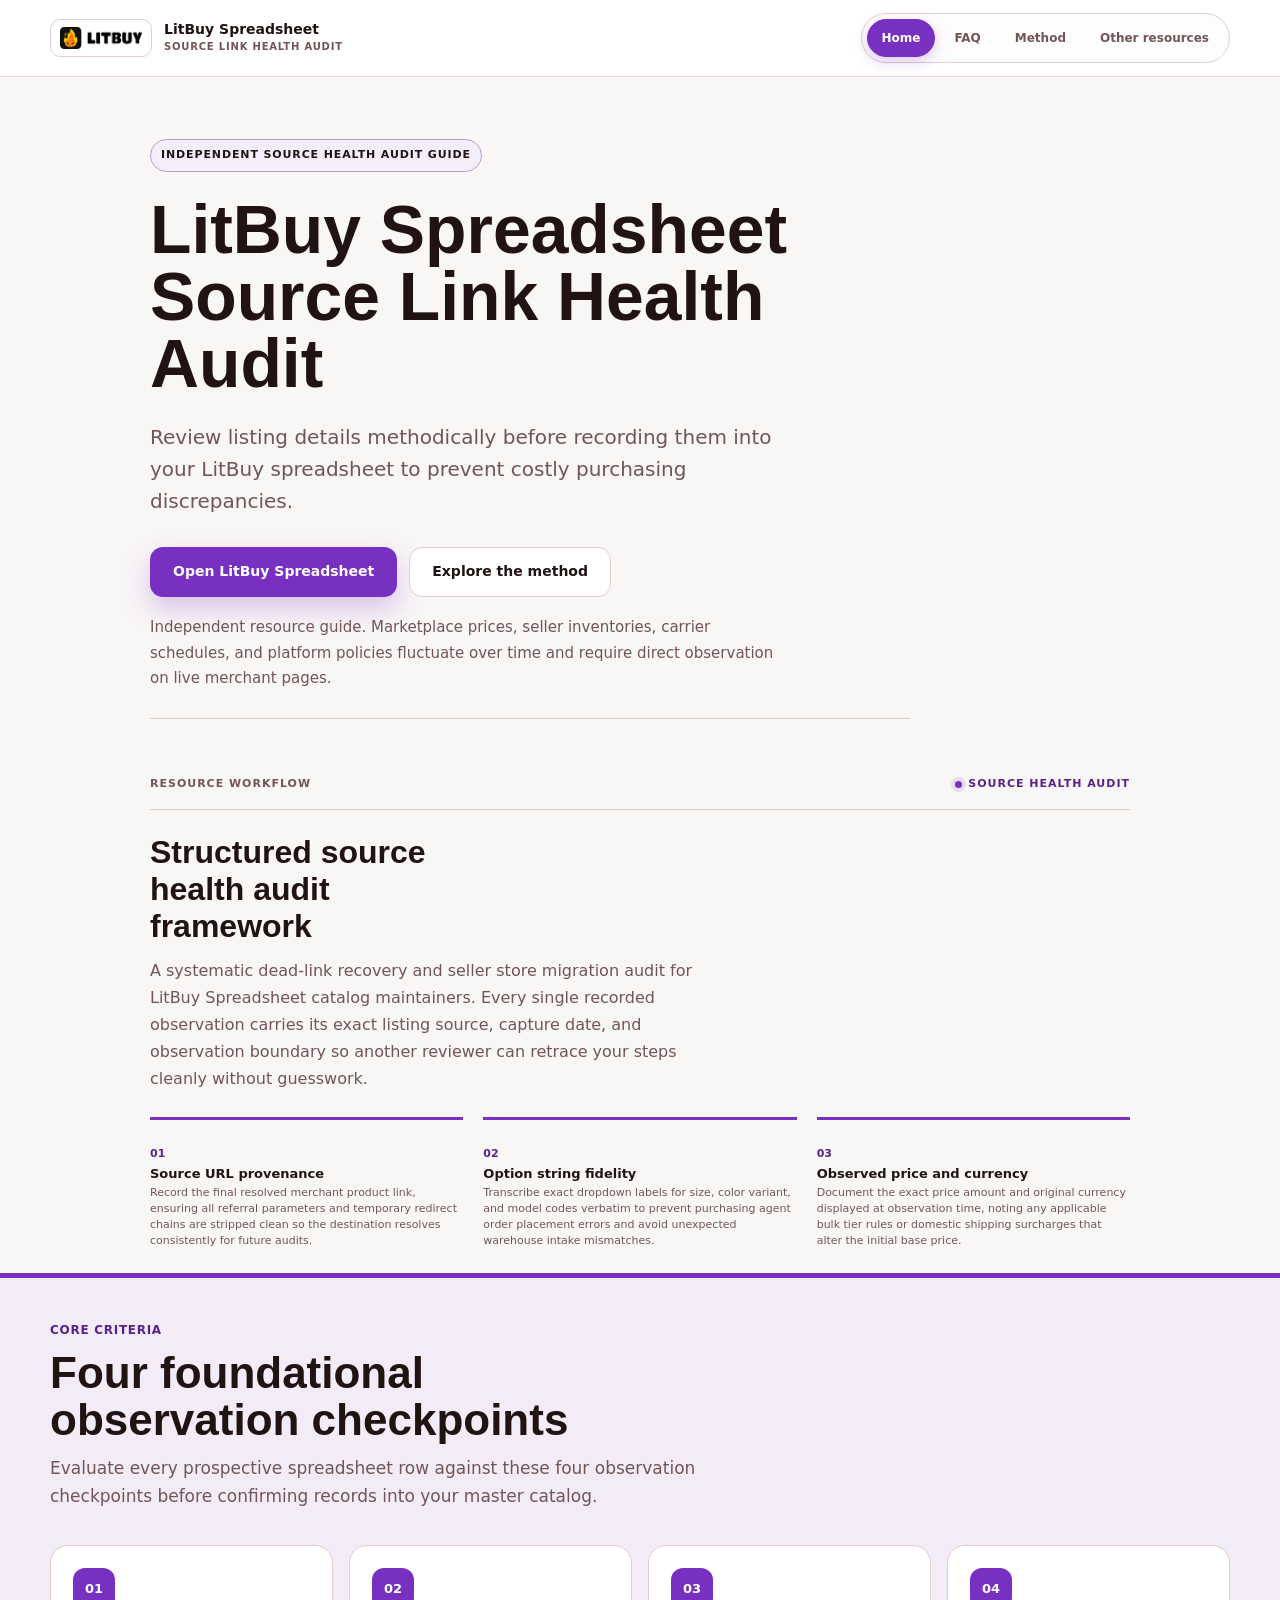
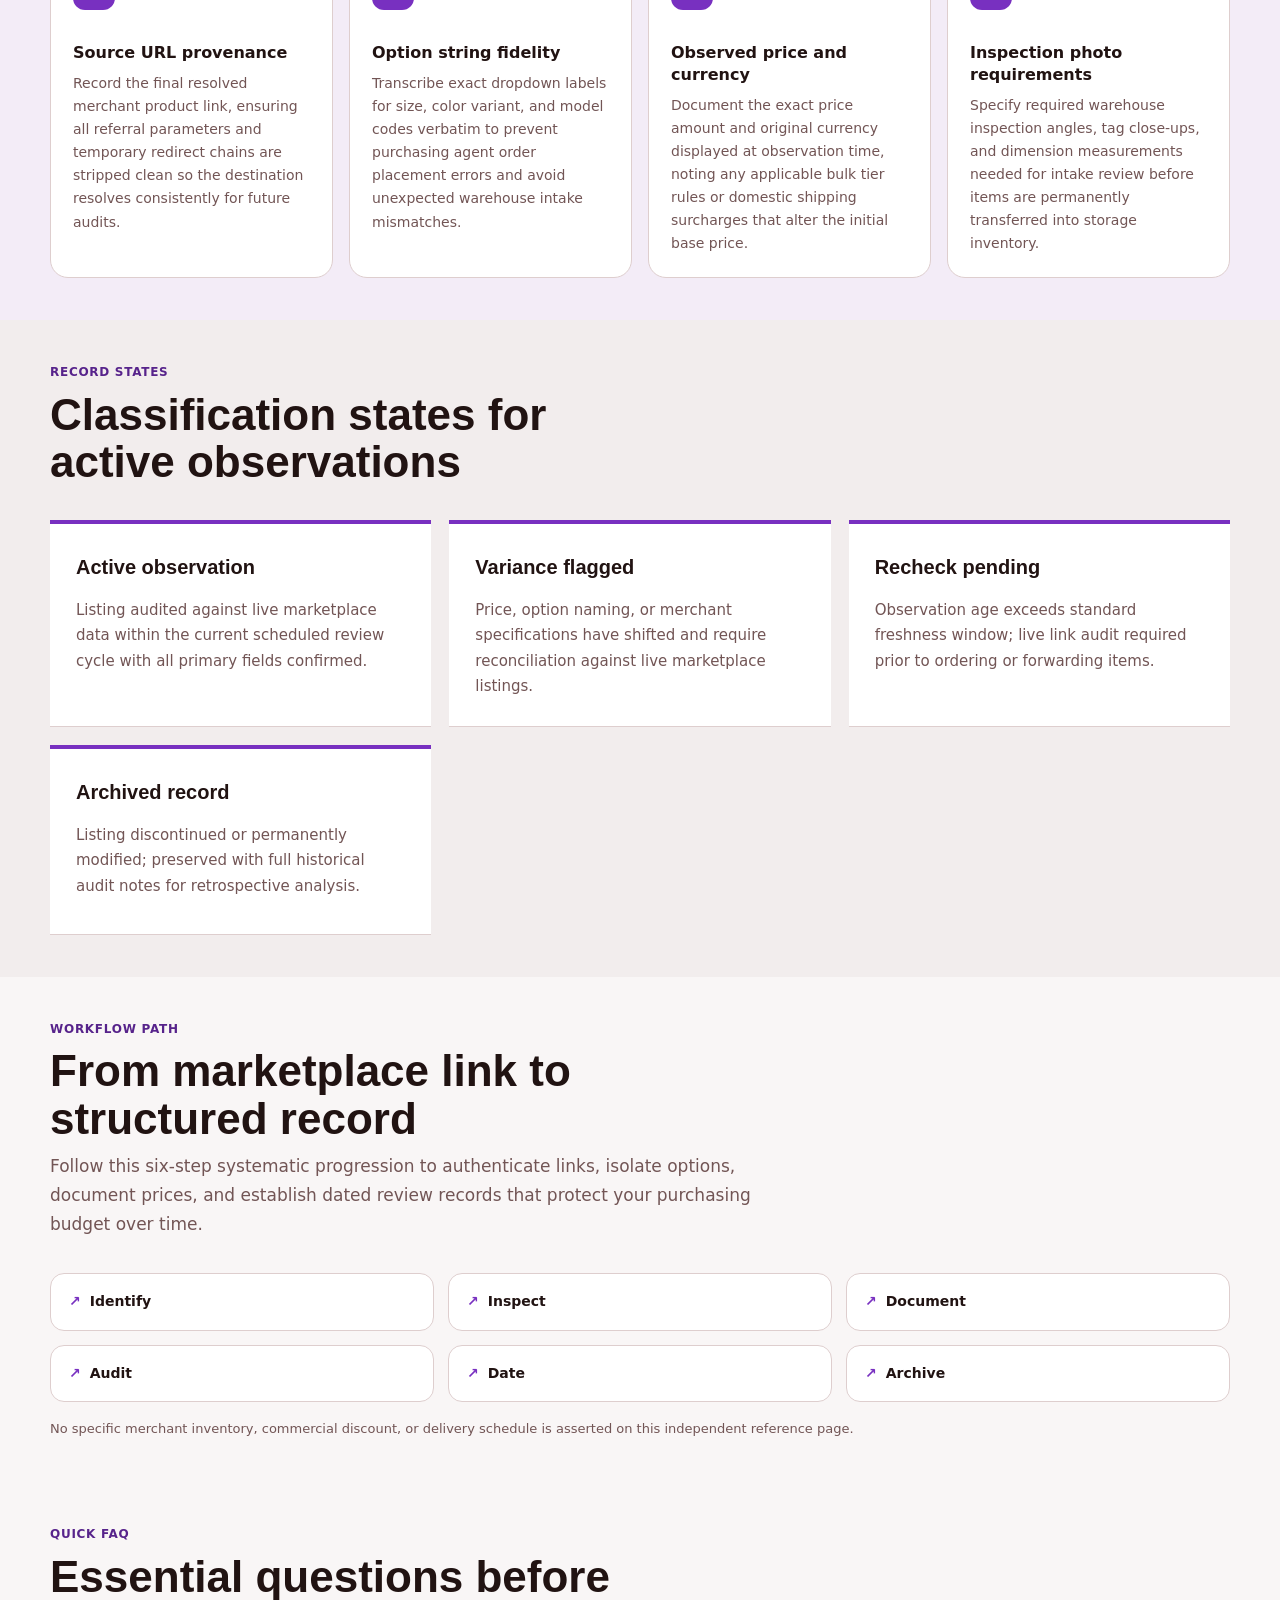
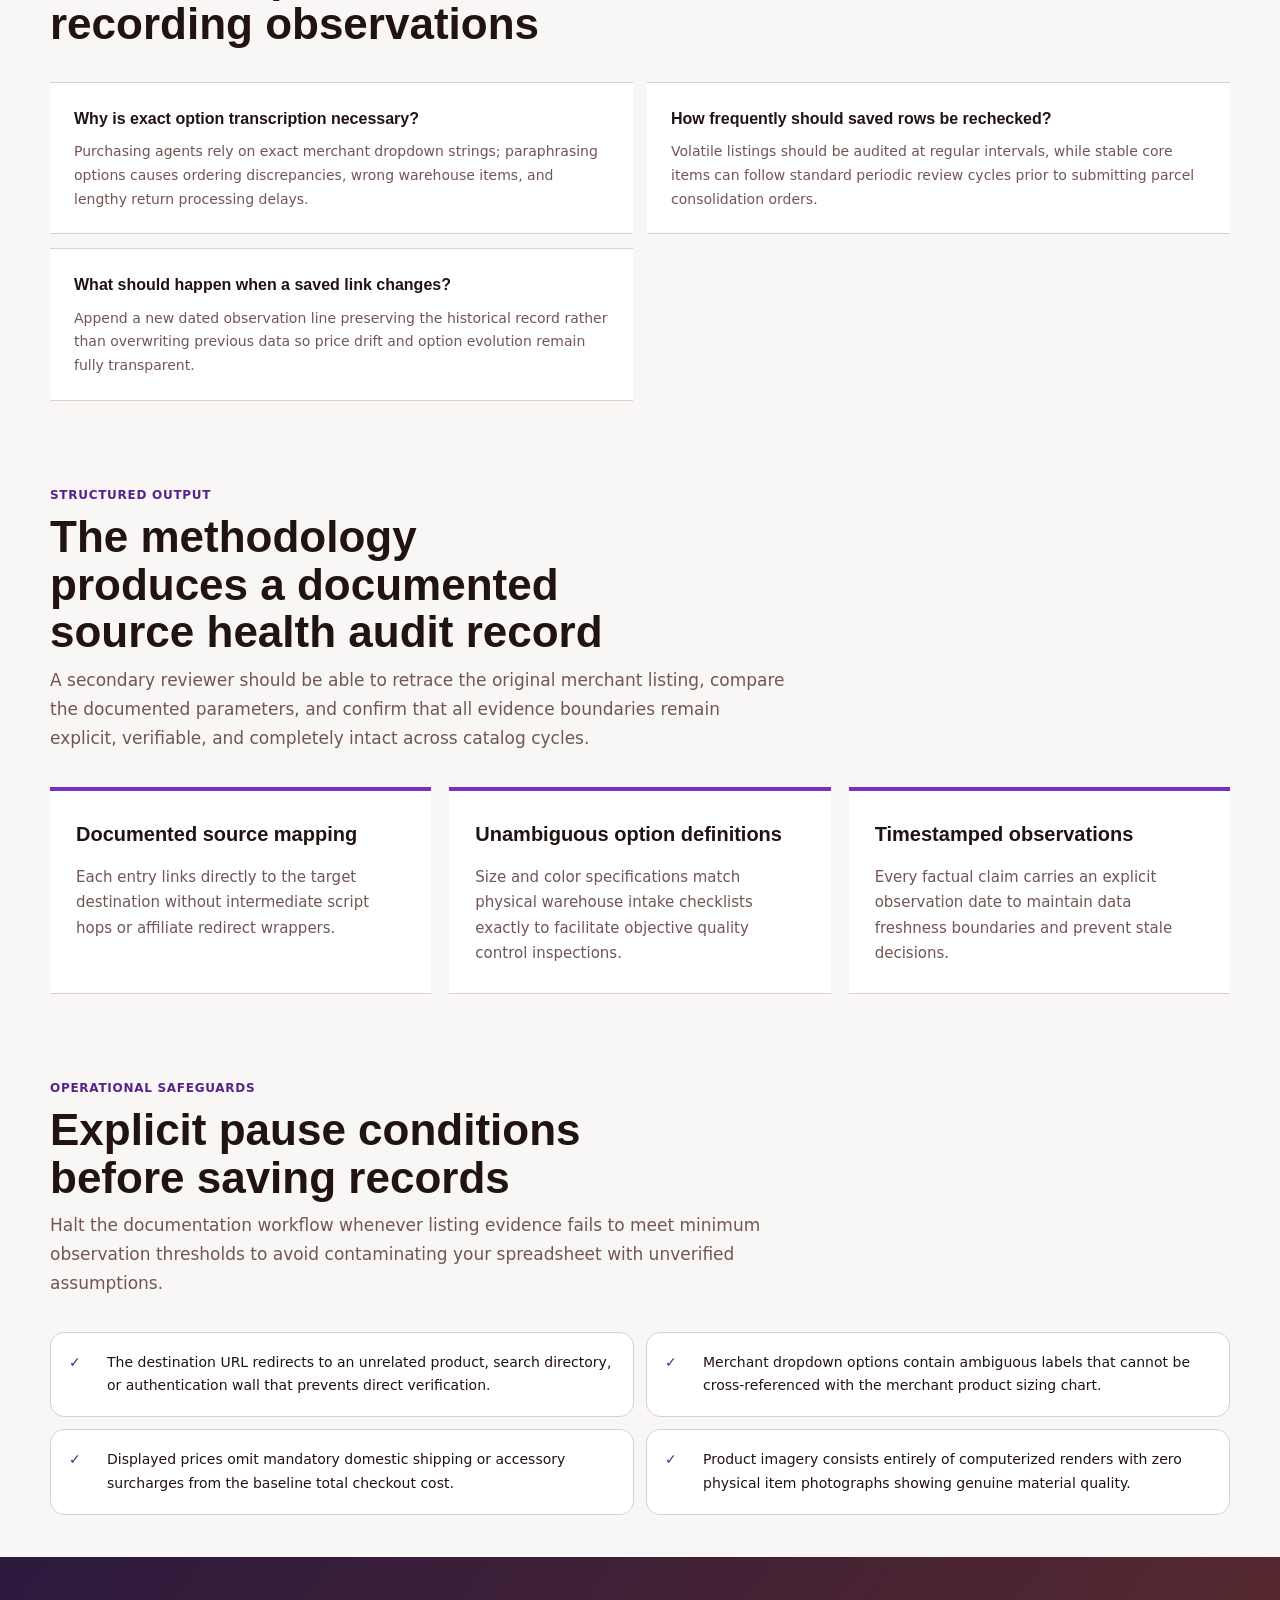
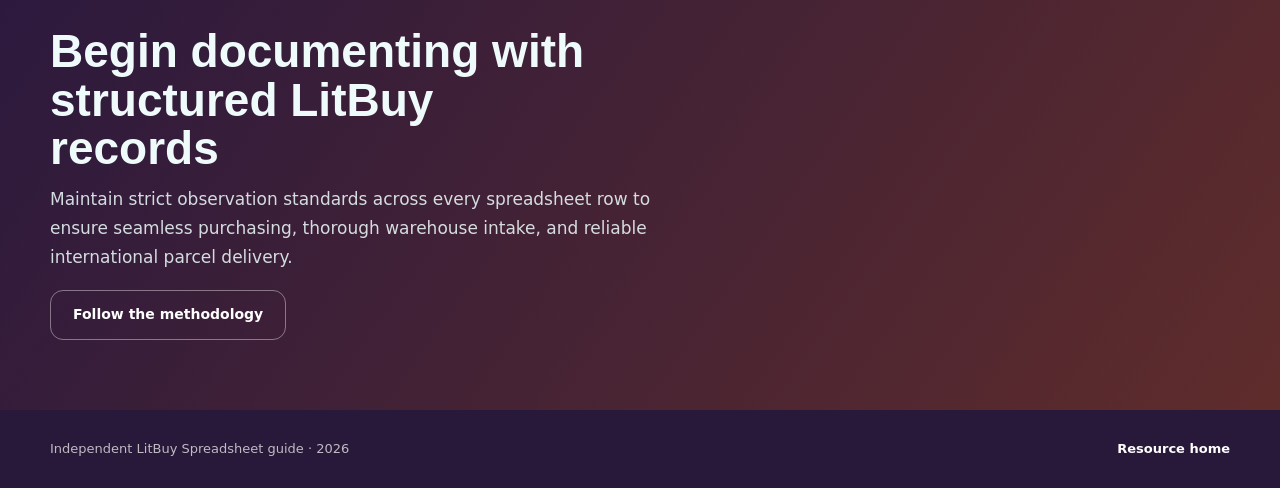
<file: index.html>
<!doctype html>
<html lang="en">
  <head>
    <meta charset="utf-8">
    <meta name="viewport" content="width=device-width, initial-scale=1">
    <title>LitBuy Spreadsheet | Source Link Health Audit</title>
    <meta name="description" content="A systematic dead-link recovery and seller store migration audit for LitBuy Spreadsheet catalog maintainers. Follow a structured methodology to audit listing facts, record dated evidence, and maintain clean spreadsheet records for LitBuy.">
    <meta name="robots" content="index,follow,max-image-preview:large">
    <link rel="canonical" href="https://ethanreg004.github.io/litbuy-spreadsheet-source-health-audit/">
    <script type="application/ld+json">{"@context":"https://schema.org","@type":"WebPage","name":"LitBuy Spreadsheet | Source Link Health Audit","headline":"LitBuy Spreadsheet Source Link Health Audit","description":"A systematic dead-link recovery and seller store migration audit for LitBuy Spreadsheet catalog maintainers. Follow a structured methodology to audit listing facts, record dated evidence, and maintain clean spreadsheet records for LitBuy.","url":"https://ethanreg004.github.io/litbuy-spreadsheet-source-health-audit/","inLanguage":"en","isPartOf":{"@type":"WebSite","name":"LitBuy Spreadsheet","url":"https://ethanreg004.github.io/litbuy-spreadsheet-source-health-audit/"},"about":{"@type":"Thing","name":"LitBuy Spreadsheet"}}</script>
    <link rel="stylesheet" href="./styles.css">
  </head>
  <body class="page-home theme-auto layout-step-timeline visual-soft-light hero-asymmetric-callout cards-flat-bands type-compact-grotesk density-compact">

    <header class="site-header">
      <nav class="nav wrap" aria-label="Primary navigation">
        <a class="site-brand" href="./">
          <img src="./litbuy-logo.png" alt="LitBuy">
          <span class="brand-copy">
            <strong>LitBuy Spreadsheet</strong>
            <small>Source Link Health Audit</small>
          </span>
        </a>
        <div class="nav-links">
          <a href="./" aria-current="page">Home</a>
          <a href="./faq">FAQ</a>
          <a href="./usage-guide">Method</a>
          <a href="./alternatives">Other resources</a>
        </div>
      </nav>
    </header>
    <main>

      <section class="hero" aria-labelledby="home-title">
        <div class="hero-split wrap">
          <div class="hero-rail">
            <span class="badge">Independent source health audit guide</span>
            <h1 id="home-title">LitBuy Spreadsheet Source Link Health Audit</h1>
            <p>Review listing details methodically before recording them into your LitBuy spreadsheet to prevent costly purchasing discrepancies.</p>
            <div class="actions">
              <a class="button" href="https://litgoo.com/" target="_blank" rel="noopener noreferrer">Open LitBuy Spreadsheet</a>
              <a class="button ghost" href="#primary-checks">Explore the method</a>
            </div>
            <p class="meta-note">Independent resource guide. Marketplace prices, seller inventories, carrier schedules, and platform policies fluctuate over time and require direct observation on live merchant pages.</p>
          </div>
          <div class="hero-panel">
            <div class="workbench-topline">
              <span>Resource workflow</span>
              <span class="status-dot">Source Health Audit</span>
            </div>
            <h2>Structured source health audit framework</h2>
            <p class="lead">A systematic dead-link recovery and seller store migration audit for LitBuy Spreadsheet catalog maintainers. Every single recorded observation carries its exact listing source, capture date, and observation boundary so another reviewer can retrace your steps cleanly without guesswork.</p>
            <ol class="hero-signals">

              <li>
                <span>01</span>
                <div>
                  <strong>Source URL provenance</strong>
                  <small>Record the final resolved merchant product link, ensuring all referral parameters and temporary redirect chains are stripped clean so the destination resolves consistently for future audits.</small>
                </div>
              </li>
              <li>
                <span>02</span>
                <div>
                  <strong>Option string fidelity</strong>
                  <small>Transcribe exact dropdown labels for size, color variant, and model codes verbatim to prevent purchasing agent order placement errors and avoid unexpected warehouse intake mismatches.</small>
                </div>
              </li>
              <li>
                <span>03</span>
                <div>
                  <strong>Observed price and currency</strong>
                  <small>Document the exact price amount and original currency displayed at observation time, noting any applicable bulk tier rules or domestic shipping surcharges that alter the initial base price.</small>
                </div>
              </li>
            </ol>
          </div>
        </div>
      </section>

      <section class="section teal-bg" id="primary-checks">
        <div class="wrap">
          <div class="section-head">
            <p class="eyebrow">Core Criteria</p>
            <h2>Four foundational observation checkpoints</h2>
            <p>Evaluate every prospective spreadsheet row against these four observation checkpoints before confirming records into your master catalog.</p>
          </div>
          <ol class="check-grid">

            <li>
              <div>
                <strong>Source URL provenance</strong>
                <span>Record the final resolved merchant product link, ensuring all referral parameters and temporary redirect chains are stripped clean so the destination resolves consistently for future audits.</span>
              </div>
            </li>
            <li>
              <div>
                <strong>Option string fidelity</strong>
                <span>Transcribe exact dropdown labels for size, color variant, and model codes verbatim to prevent purchasing agent order placement errors and avoid unexpected warehouse intake mismatches.</span>
              </div>
            </li>
            <li>
              <div>
                <strong>Observed price and currency</strong>
                <span>Document the exact price amount and original currency displayed at observation time, noting any applicable bulk tier rules or domestic shipping surcharges that alter the initial base price.</span>
              </div>
            </li>
            <li>
              <div>
                <strong>Inspection photo requirements</strong>
                <span>Specify required warehouse inspection angles, tag close-ups, and dimension measurements needed for intake review before items are permanently transferred into storage inventory.</span>
              </div>
            </li>
          </ol>
        </div>
      </section>

      <section class="section soft-bg" id="notes">
        <div class="wrap">
          <div class="section-head">
            <p class="eyebrow">Record States</p>
            <h2>Classification states for active observations</h2>
          </div>
          <div class="note-strip">

            <article class="note-card">
              <h3>Active observation</h3>
              <p>Listing audited against live marketplace data within the current scheduled review cycle with all primary fields confirmed.</p>
            </article>
            <article class="note-card">
              <h3>Variance flagged</h3>
              <p>Price, option naming, or merchant specifications have shifted and require reconciliation against live marketplace listings.</p>
            </article>
            <article class="note-card">
              <h3>Recheck pending</h3>
              <p>Observation age exceeds standard freshness window; live link audit required prior to ordering or forwarding items.</p>
            </article>
            <article class="note-card">
              <h3>Archived record</h3>
              <p>Listing discontinued or permanently modified; preserved with full historical audit notes for retrospective analysis.</p>
            </article>
          </div>
        </div>
      </section>

      <section class="section" id="categories">
        <div class="wrap">
          <div class="section-head">
            <p class="eyebrow">Workflow Path</p>
            <h2>From marketplace link to structured record</h2>
            <p>Follow this six-step systematic progression to authenticate links, isolate options, document prices, and establish dated review records that protect your purchasing budget over time.</p>
          </div>
          <ul class="chip-wrap large-chips">
            <li>Identify</li>
            <li>Inspect</li>
            <li>Document</li>
            <li>Audit</li>
            <li>Date</li>
            <li>Archive</li>
          </ul>
          <p class="meta-note" style="margin-top:16px">No specific merchant inventory, commercial discount, or delivery schedule is asserted on this independent reference page.</p>
        </div>
      </section>

      <section class="section" id="mini-faq">
        <div class="wrap">
          <div class="section-head">
            <p class="eyebrow">Quick FAQ</p>
            <h2>Essential questions before recording observations</h2>
          </div>
          <div class="mini-faq">

            <article>
              <h3>Why is exact option transcription necessary?</h3>
              <p>Purchasing agents rely on exact merchant dropdown strings; paraphrasing options causes ordering discrepancies, wrong warehouse items, and lengthy return processing delays.</p>
            </article>
            <article>
              <h3>How frequently should saved rows be rechecked?</h3>
              <p>Volatile listings should be audited at regular intervals, while stable core items can follow standard periodic review cycles prior to submitting parcel consolidation orders.</p>
            </article>
            <article>
              <h3>What should happen when a saved link changes?</h3>
              <p>Append a new dated observation line preserving the historical record rather than overwriting previous data so price drift and option evolution remain fully transparent.</p>
            </article>
          </div>
        </div>
      </section>

      <section class="section" id="reusable-output">
        <div class="wrap">
          <div class="section-head">
            <p class="eyebrow">Structured Output</p>
            <h2>The methodology produces a documented source health audit record</h2>
            <p>A secondary reviewer should be able to retrace the original merchant listing, compare the documented parameters, and confirm that all evidence boundaries remain explicit, verifiable, and completely intact across catalog cycles.</p>
          </div>
          <div class="note-strip">

            <article class="note-card">
              <h3>Documented source mapping</h3>
              <p>Each entry links directly to the target destination without intermediate script hops or affiliate redirect wrappers.</p>
            </article>
            <article class="note-card">
              <h3>Unambiguous option definitions</h3>
              <p>Size and color specifications match physical warehouse intake checklists exactly to facilitate objective quality control inspections.</p>
            </article>
            <article class="note-card">
              <h3>Timestamped observations</h3>
              <p>Every factual claim carries an explicit observation date to maintain data freshness boundaries and prevent stale decisions.</p>
            </article>
          </div>
        </div>
      </section>

      <section class="section" id="stop-rules">
        <div class="wrap">
          <div class="section-head">
            <p class="eyebrow">Operational Safeguards</p>
            <h2>Explicit pause conditions before saving records</h2>
            <p>Halt the documentation workflow whenever listing evidence fails to meet minimum observation thresholds to avoid contaminating your spreadsheet with unverified assumptions.</p>
          </div>
          <ul class="compare-list">
              <li>The destination URL redirects to an unrelated product, search directory, or authentication wall that prevents direct verification.</li>
              <li>Merchant dropdown options contain ambiguous labels that cannot be cross-referenced with the merchant product sizing chart.</li>
              <li>Displayed prices omit mandatory domestic shipping or accessory surcharges from the baseline total checkout cost.</li>
              <li>Product imagery consists entirely of computerized renders with zero physical item photographs showing genuine material quality.</li>
          </ul>
        </div>
      </section>

      <section class="final-band">
        <div class="wrap">
          <h2>Begin documenting with structured LitBuy records</h2>
          <p>Maintain strict observation standards across every spreadsheet row to ensure seamless purchasing, thorough warehouse intake, and reliable international parcel delivery.</p>
          <div class="actions">
            <a class="button ghost" href="./usage-guide">Follow the methodology</a>
          </div>
        </div>
      </section>
    </main>

    <footer class="site-footer">
      <div class="wrap footer-layout">
        <span>Independent LitBuy Spreadsheet guide · 2026</span>
        <a href="./">Resource home</a>
      </div>
    </footer>
  </body>
</html>
</file>
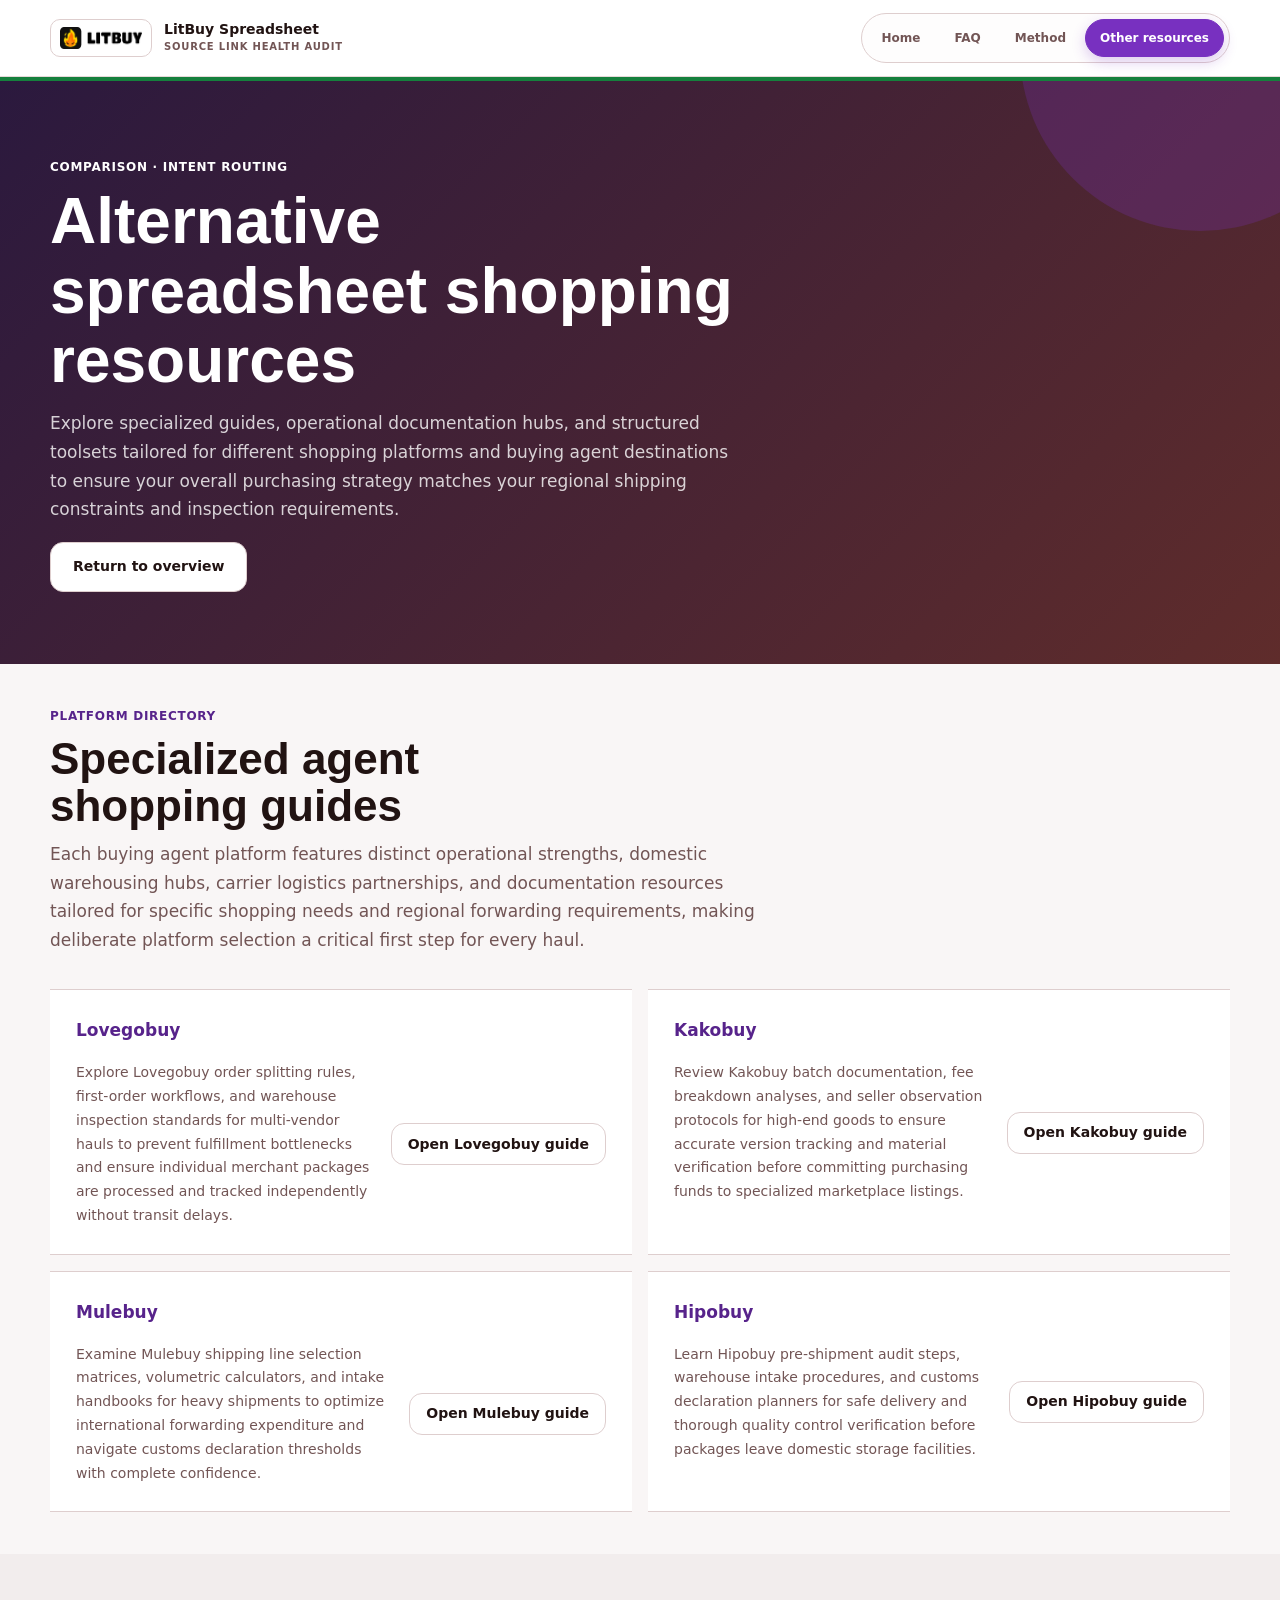
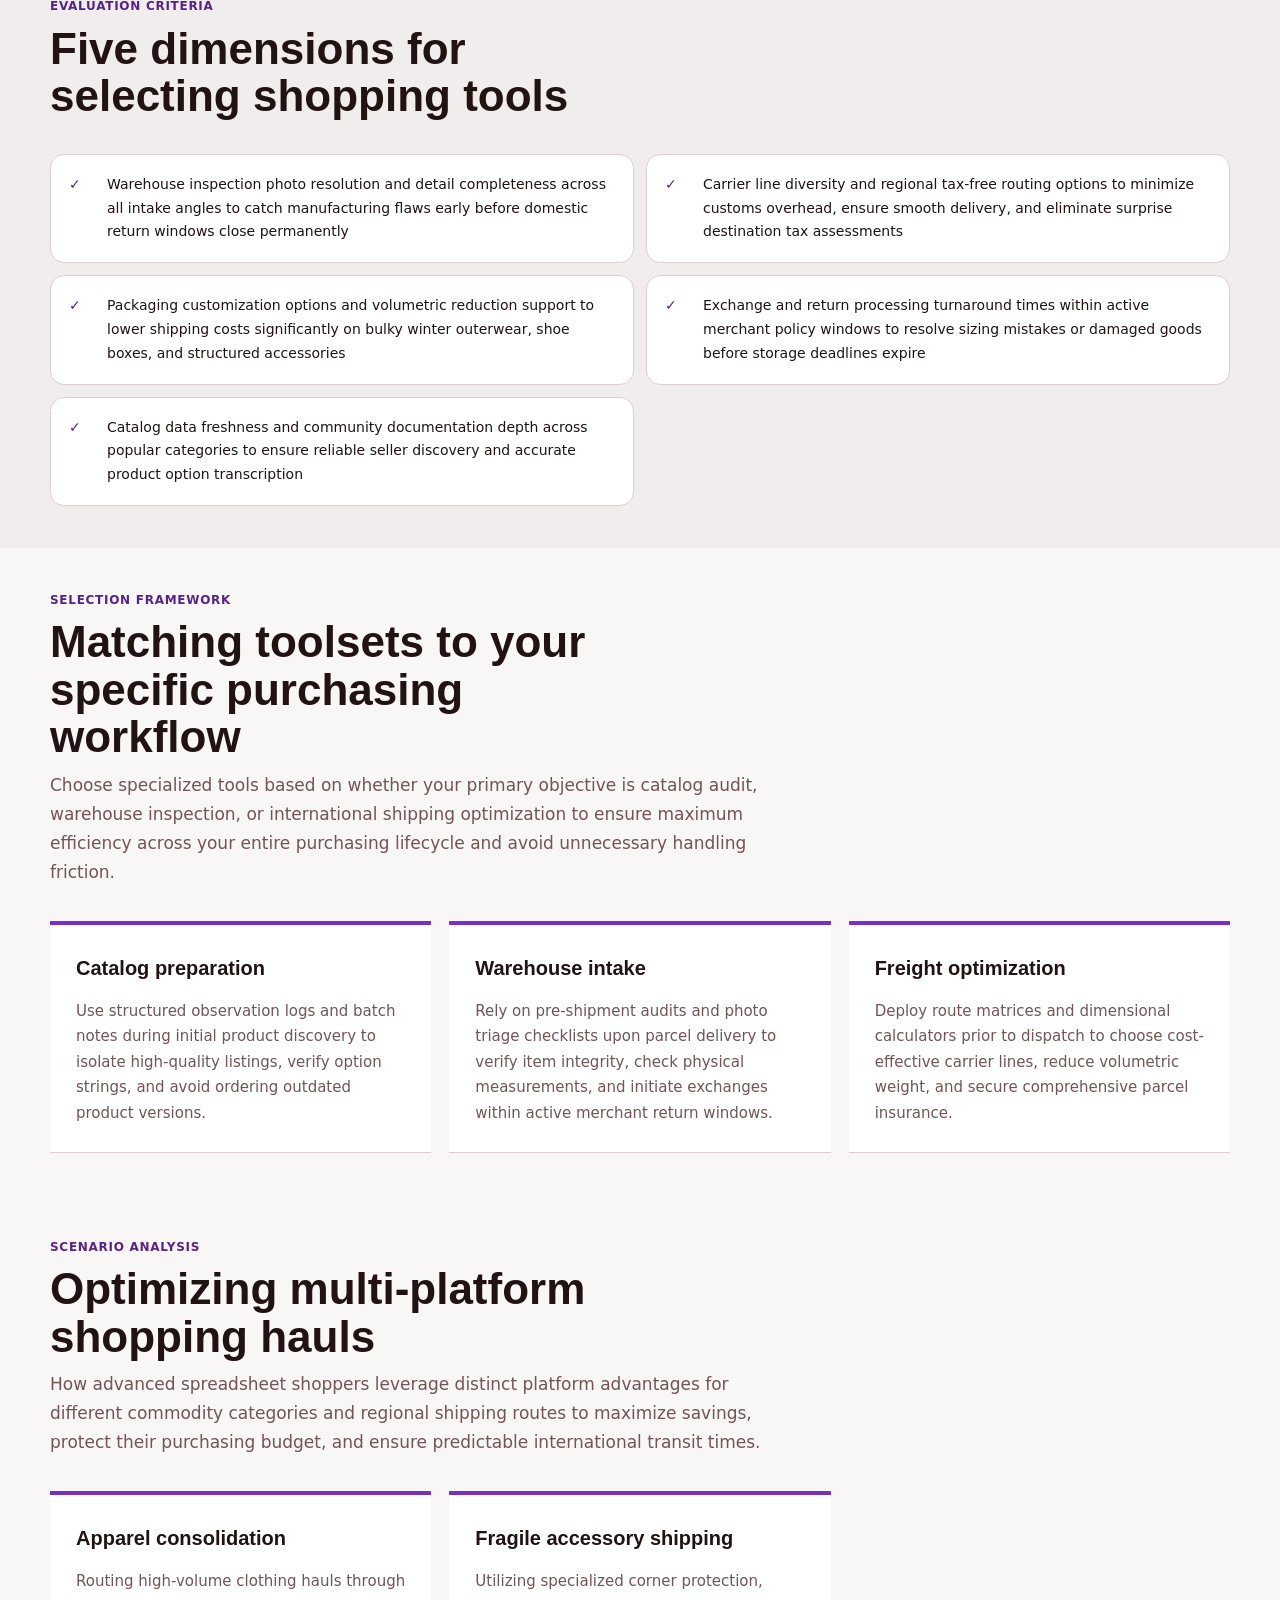
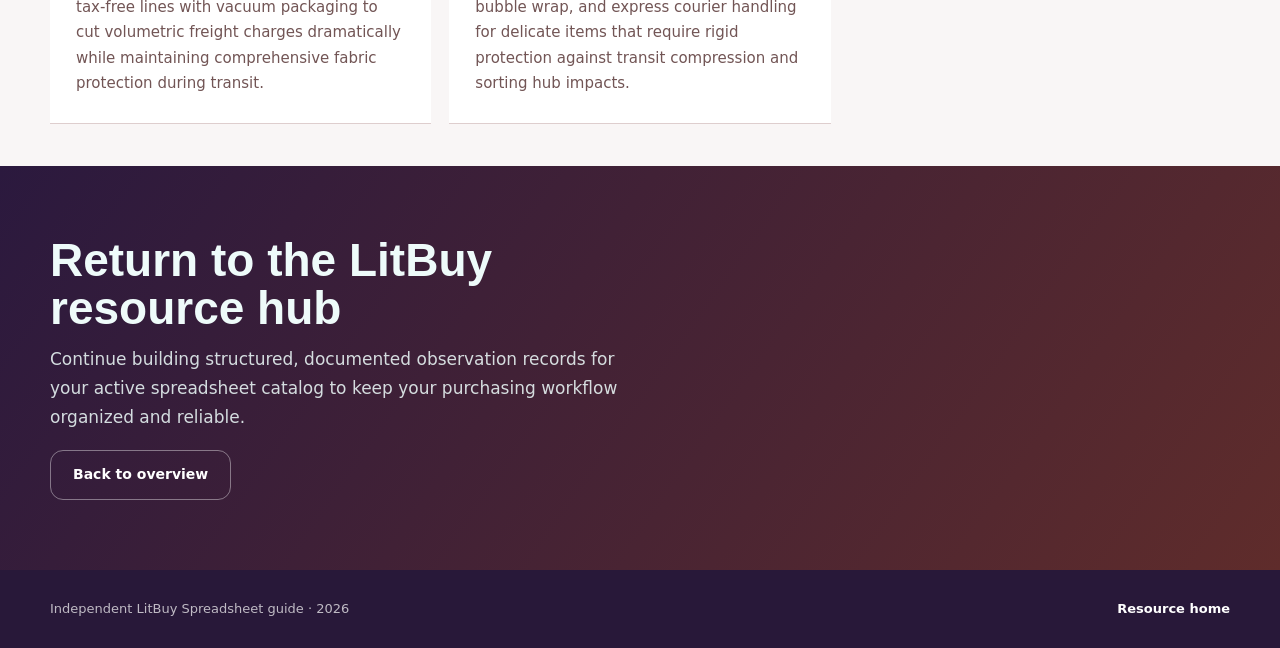
<file: alternatives.html>
<!doctype html>
<html lang="en">
  <head>
    <meta charset="utf-8">
    <meta name="viewport" content="width=device-width, initial-scale=1">
    <title>LitBuy Spreadsheet Source Link Health Audit | Alternative Resources</title>
    <meta name="description" content="Compare spreadsheet shopping tools, documentation hubs, and buying agent workflows across the broader shopping ecosystem with objective criteria.">
    <meta name="robots" content="index,follow,max-image-preview:large">
    <link rel="canonical" href="https://ethanreg004.github.io/litbuy-spreadsheet-source-health-audit/alternatives">
    <script type="application/ld+json">{"@context":"https://schema.org","@type":"CollectionPage","name":"LitBuy Spreadsheet Source Link Health Audit | Alternative Resources","headline":"Alternative spreadsheet shopping resources","description":"Compare spreadsheet shopping tools, documentation hubs, and buying agent workflows across the broader shopping ecosystem with objective criteria.","url":"https://ethanreg004.github.io/litbuy-spreadsheet-source-health-audit/alternatives","inLanguage":"en","isPartOf":{"@type":"WebSite","name":"LitBuy Spreadsheet","url":"https://ethanreg004.github.io/litbuy-spreadsheet-source-health-audit/"},"about":{"@type":"Thing","name":"LitBuy Spreadsheet"}}</script>
    <link rel="stylesheet" href="./styles.css">
  </head>
  <body class="page-alternatives theme-auto layout-step-timeline visual-soft-light hero-asymmetric-callout cards-flat-bands type-compact-grotesk density-compact">

    <header class="site-header">
      <nav class="nav wrap" aria-label="Primary navigation">
        <a class="site-brand" href="./">
          <img src="./litbuy-logo.png" alt="LitBuy">
          <span class="brand-copy">
            <strong>LitBuy Spreadsheet</strong>
            <small>Source Link Health Audit</small>
          </span>
        </a>
        <div class="nav-links">
          <a href="./">Home</a>
          <a href="./faq">FAQ</a>
          <a href="./usage-guide">Method</a>
          <a href="./alternatives" aria-current="page">Other resources</a>
        </div>
      </nav>
    </header>
    <main>

      <section class="page-band">
        <div class="page-band-inner wrap">
          <p class="eyebrow">Comparison · Intent routing</p>
          <h1>Alternative spreadsheet shopping resources</h1>
          <p class="lead">Explore specialized guides, operational documentation hubs, and structured toolsets tailored for different shopping platforms and buying agent destinations to ensure your overall purchasing strategy matches your regional shipping constraints and inspection requirements.</p>
          <div class="actions">

            <a class="button ghost" href="./">Return to overview</a>
          </div>
        </div>
      </section>
      <section class="section">
        <div class="wrap">
          <div class="section-head">
            <p class="eyebrow">Platform Directory</p>
            <h2>Specialized agent shopping guides</h2>
            <p>Each buying agent platform features distinct operational strengths, domestic warehousing hubs, carrier logistics partnerships, and documentation resources tailored for specific shopping needs and regional forwarding requirements, making deliberate platform selection a critical first step for every haul.</p>
          </div>
          <div class="alt-rows">

            <article class="alt-row">
              <div class="brand-tag">Lovegobuy</div>
              <p>Explore Lovegobuy order splitting rules, first-order workflows, and warehouse inspection standards for multi-vendor hauls to prevent fulfillment bottlenecks and ensure individual merchant packages are processed and tracked independently without transit delays.</p>
              <a class="button ghost" href="https://lovego.org" target="_blank" rel="noopener noreferrer">Open Lovegobuy guide</a>
            </article>
            <article class="alt-row">
              <div class="brand-tag">Kakobuy</div>
              <p>Review Kakobuy batch documentation, fee breakdown analyses, and seller observation protocols for high-end goods to ensure accurate version tracking and material verification before committing purchasing funds to specialized marketplace listings.</p>
              <a class="button ghost" href="https://kakobs.com" target="_blank" rel="noopener noreferrer">Open Kakobuy guide</a>
            </article>
            <article class="alt-row">
              <div class="brand-tag">Mulebuy</div>
              <p>Examine Mulebuy shipping line selection matrices, volumetric calculators, and intake handbooks for heavy shipments to optimize international forwarding expenditure and navigate customs declaration thresholds with complete confidence.</p>
              <a class="button ghost" href="https://mule-buy.com/" target="_blank" rel="noopener noreferrer">Open Mulebuy guide</a>
            </article>
            <article class="alt-row">
              <div class="brand-tag">Hipobuy</div>
              <p>Learn Hipobuy pre-shipment audit steps, warehouse intake procedures, and customs declaration planners for safe delivery and thorough quality control verification before packages leave domestic storage facilities.</p>
              <a class="button ghost" href="https://hipobuy.org" target="_blank" rel="noopener noreferrer">Open Hipobuy guide</a>
            </article>
          </div>
        </div>
      </section>
      <section class="section soft-bg">
        <div class="wrap">
          <div class="section-head">
            <p class="eyebrow">Evaluation Criteria</p>
            <h2>Five dimensions for selecting shopping tools</h2>
          </div>
          <ul class="compare-list">
            <li>Warehouse inspection photo resolution and detail completeness across all intake angles to catch manufacturing flaws early before domestic return windows close permanently</li>
            <li>Carrier line diversity and regional tax-free routing options to minimize customs overhead, ensure smooth delivery, and eliminate surprise destination tax assessments</li>
            <li>Packaging customization options and volumetric reduction support to lower shipping costs significantly on bulky winter outerwear, shoe boxes, and structured accessories</li>
            <li>Exchange and return processing turnaround times within active merchant policy windows to resolve sizing mistakes or damaged goods before storage deadlines expire</li>
            <li>Catalog data freshness and community documentation depth across popular categories to ensure reliable seller discovery and accurate product option transcription</li>
          </ul>
        </div>
      </section>

      <section class="section" id="decision-boundary">
        <div class="wrap">
          <div class="section-head">
            <p class="eyebrow">Selection Framework</p>
            <h2>Matching toolsets to your specific purchasing workflow</h2>
            <p>Choose specialized tools based on whether your primary objective is catalog audit, warehouse inspection, or international shipping optimization to ensure maximum efficiency across your entire purchasing lifecycle and avoid unnecessary handling friction.</p>
          </div>
          <div class="note-strip">

            <article class="note-card">
              <h3>Catalog preparation</h3>
              <p>Use structured observation logs and batch notes during initial product discovery to isolate high-quality listings, verify option strings, and avoid ordering outdated product versions.</p>
            </article>
            <article class="note-card">
              <h3>Warehouse intake</h3>
              <p>Rely on pre-shipment audits and photo triage checklists upon parcel delivery to verify item integrity, check physical measurements, and initiate exchanges within active merchant return windows.</p>
            </article>
            <article class="note-card">
              <h3>Freight optimization</h3>
              <p>Deploy route matrices and dimensional calculators prior to dispatch to choose cost-effective carrier lines, reduce volumetric weight, and secure comprehensive parcel insurance.</p>
            </article>
          </div>
        </div>
      </section>

      <section class="section" id="review-scenarios">
        <div class="wrap">
          <div class="section-head">
            <p class="eyebrow">Scenario Analysis</p>
            <h2>Optimizing multi-platform shopping hauls</h2>
            <p>How advanced spreadsheet shoppers leverage distinct platform advantages for different commodity categories and regional shipping routes to maximize savings, protect their purchasing budget, and ensure predictable international transit times.</p>
          </div>
          <div class="note-strip">

            <article class="note-card">
              <h3>Apparel consolidation</h3>
              <p>Routing high-volume clothing hauls through tax-free lines with vacuum packaging to cut volumetric freight charges dramatically while maintaining comprehensive fabric protection during transit.</p>
            </article>
            <article class="note-card">
              <h3>Fragile accessory shipping</h3>
              <p>Utilizing specialized corner protection, bubble wrap, and express courier handling for delicate items that require rigid protection against transit compression and sorting hub impacts.</p>
            </article>
          </div>
        </div>
      </section>

      <section class="final-band">
        <div class="wrap">
          <h2>Return to the LitBuy resource hub</h2>
          <p>Continue building structured, documented observation records for your active spreadsheet catalog to keep your purchasing workflow organized and reliable.</p>
          <div class="actions">
            <a class="button ghost" href="./">Back to overview</a>
          </div>
        </div>
      </section>
    </main>

    <footer class="site-footer">
      <div class="wrap footer-layout">
        <span>Independent LitBuy Spreadsheet guide · 2026</span>
        <a href="./">Resource home</a>
      </div>
    </footer>
  </body>
</html>
</file>
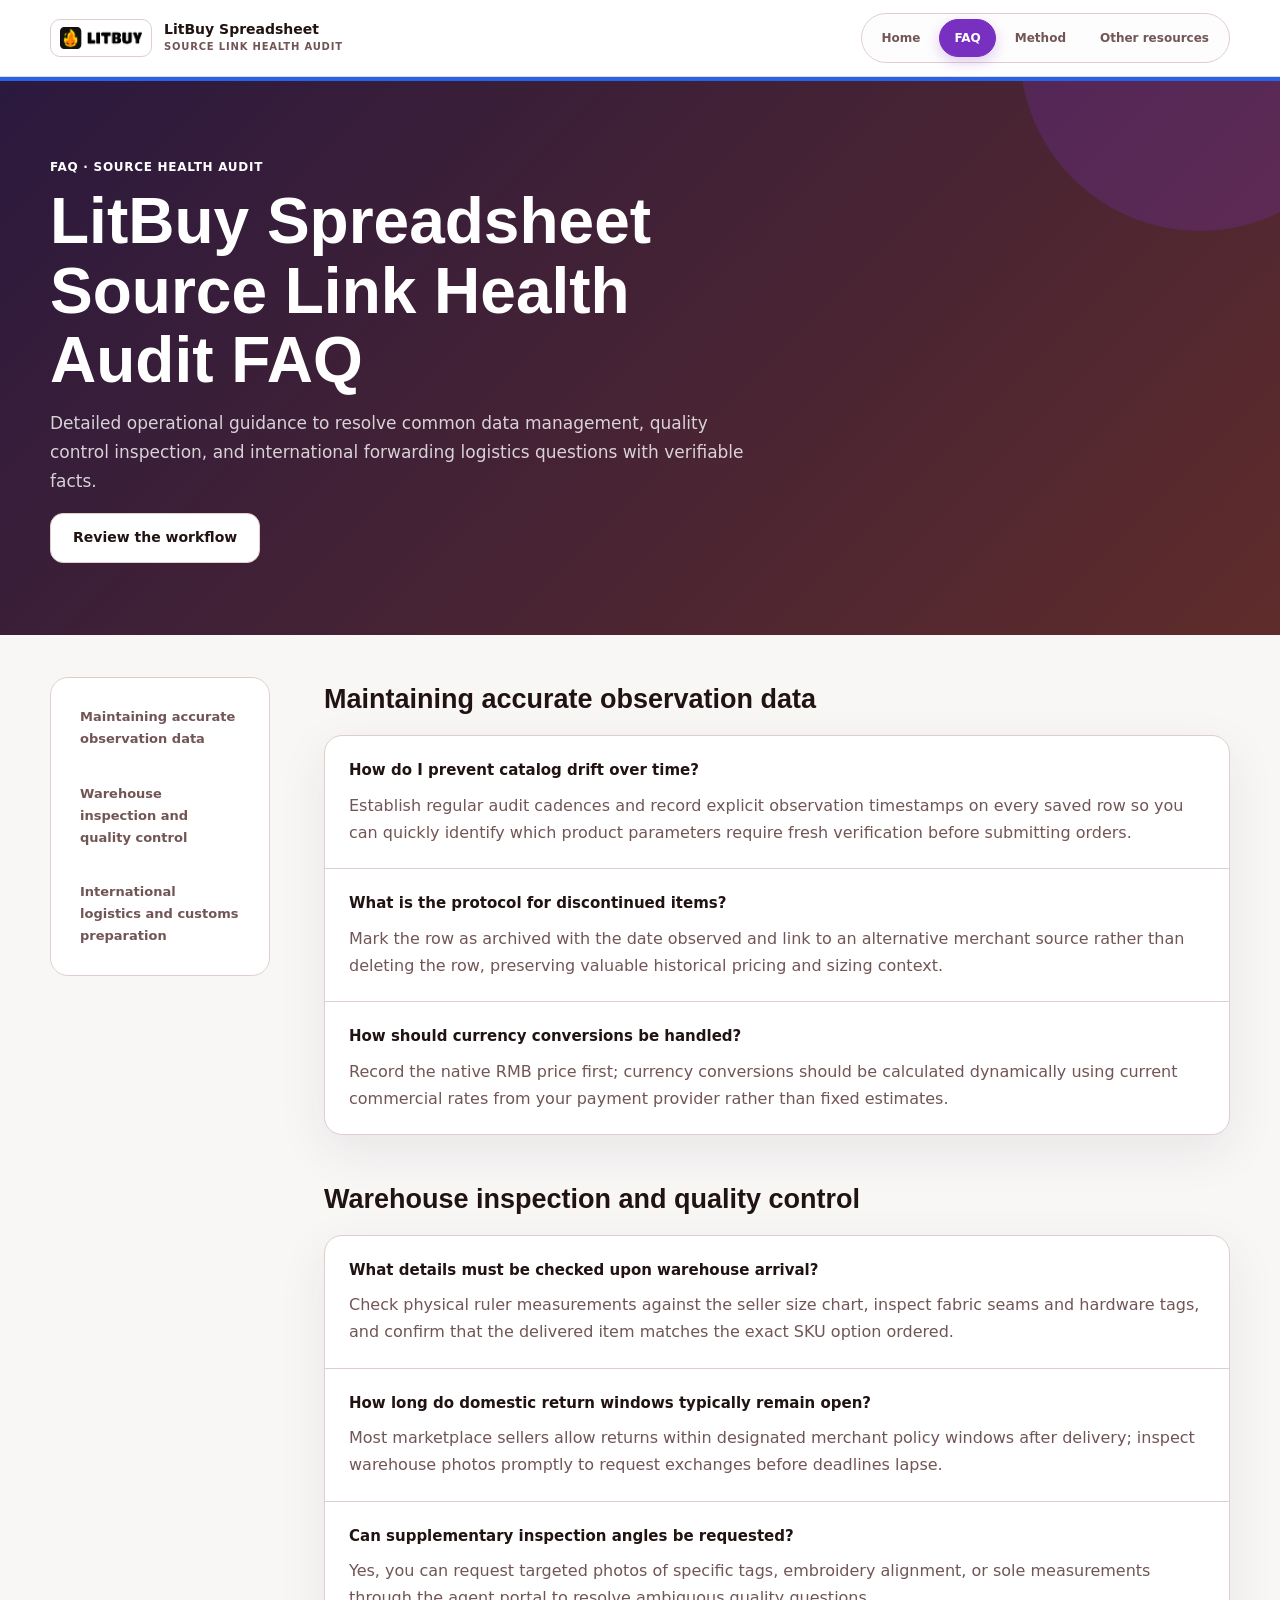
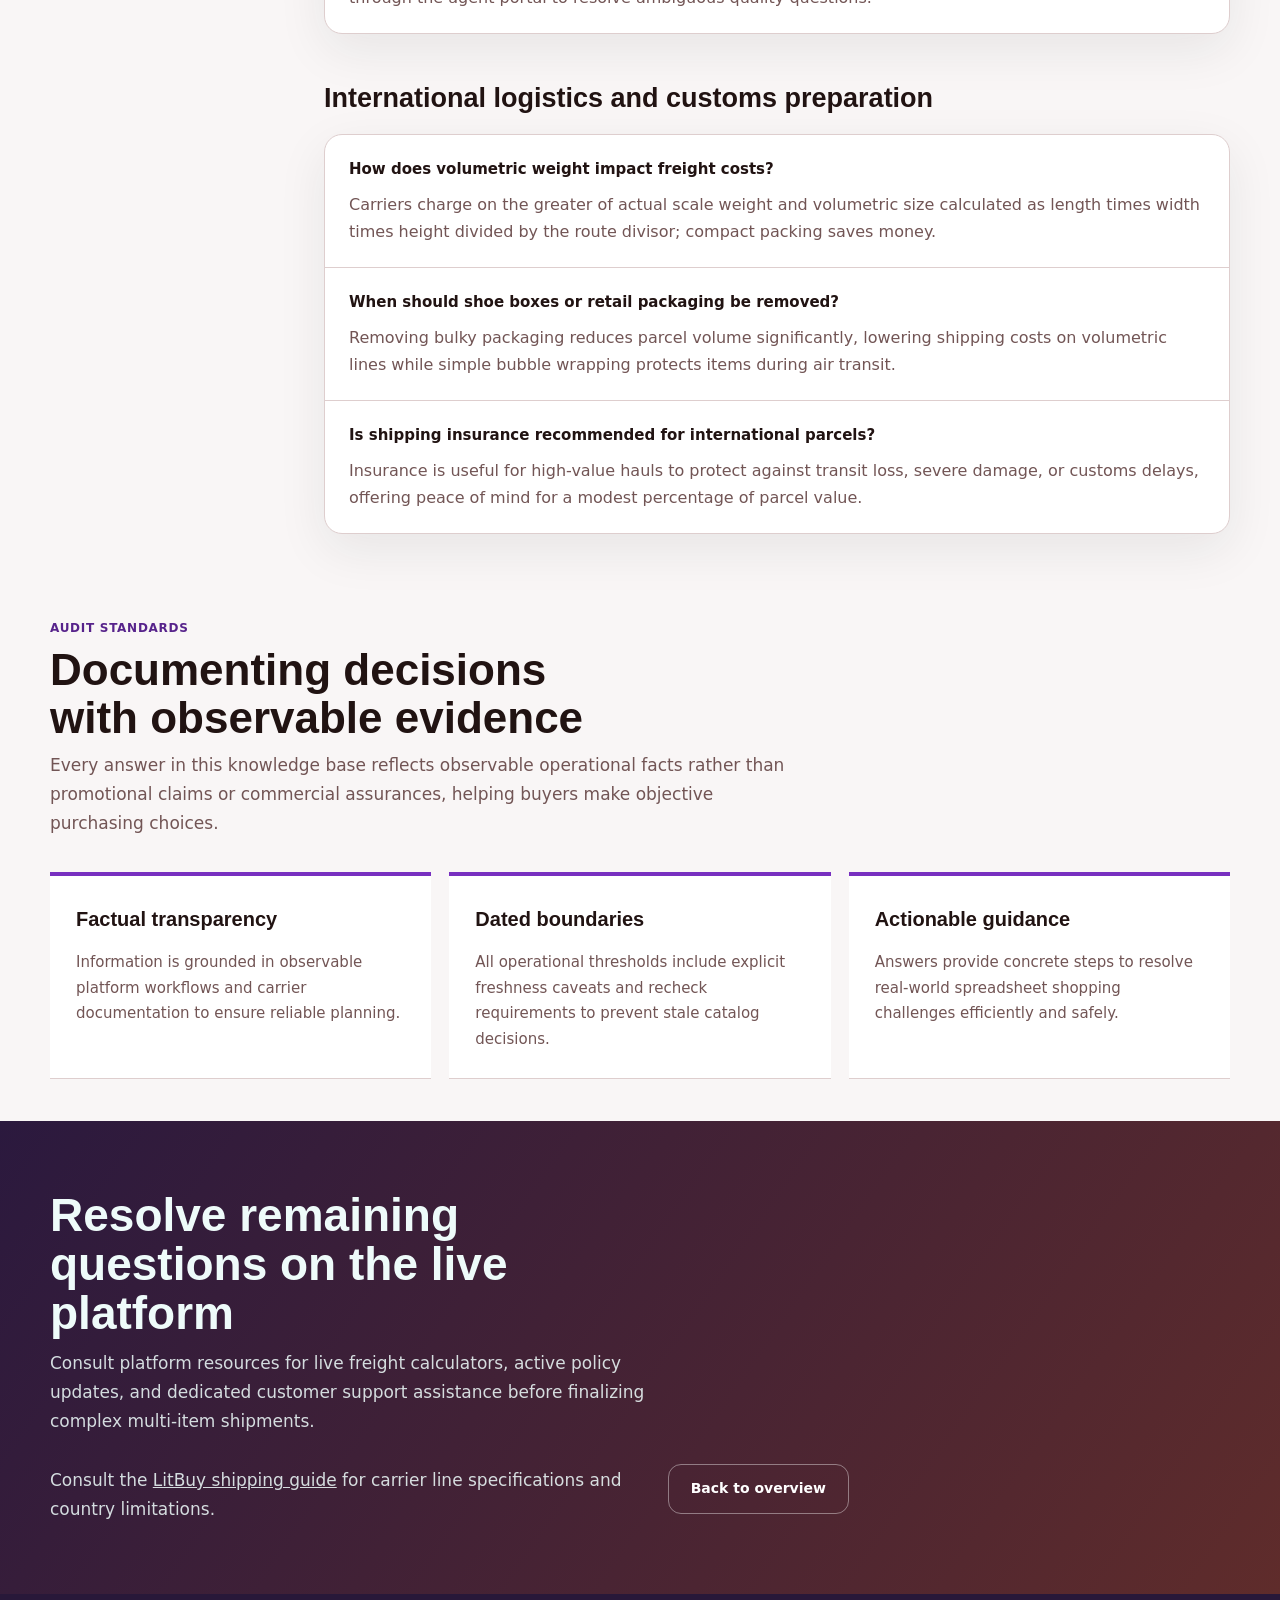
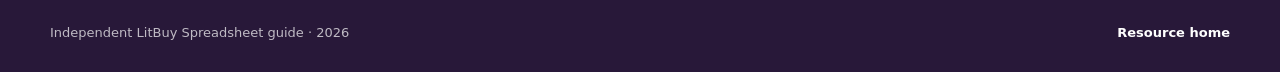
<file: faq.html>
<!doctype html>
<html lang="en">
  <head>
    <meta charset="utf-8">
    <meta name="viewport" content="width=device-width, initial-scale=1">
    <title>LitBuy Spreadsheet Source Link Health Audit FAQ</title>
    <meta name="description" content="Comprehensive answers regarding a systematic dead-link recovery and seller store migration audit for litbuy spreadsheet catalog maintainers. data integrity, warehouse inspection, and international shipping review protocols.">
    <meta name="robots" content="index,follow,max-image-preview:large">
    <link rel="canonical" href="https://ethanreg004.github.io/litbuy-spreadsheet-source-health-audit/faq">
    <script type="application/ld+json">{"@context":"https://schema.org","@type":"FAQPage","name":"LitBuy Spreadsheet Source Link Health Audit FAQ","headline":"LitBuy Spreadsheet Source Link Health Audit FAQ","description":"Comprehensive answers regarding a systematic dead-link recovery and seller store migration audit for litbuy spreadsheet catalog maintainers. data integrity, warehouse inspection, and international shipping review protocols.","url":"https://ethanreg004.github.io/litbuy-spreadsheet-source-health-audit/faq","inLanguage":"en","isPartOf":{"@type":"WebSite","name":"LitBuy Spreadsheet","url":"https://ethanreg004.github.io/litbuy-spreadsheet-source-health-audit/"},"about":{"@type":"Thing","name":"LitBuy Spreadsheet"},"mainEntity":[{"@type":"Question","name":"How do I prevent catalog drift over time?","acceptedAnswer":{"@type":"Answer","text":"Establish regular audit cadences and record explicit observation timestamps on every saved row so you can quickly identify which product parameters require fresh verification before submitting orders."}},{"@type":"Question","name":"What is the protocol for discontinued items?","acceptedAnswer":{"@type":"Answer","text":"Mark the row as archived with the date observed and link to an alternative merchant source rather than deleting the row, preserving valuable historical pricing and sizing context."}},{"@type":"Question","name":"How should currency conversions be handled?","acceptedAnswer":{"@type":"Answer","text":"Record the native RMB price first; currency conversions should be calculated dynamically using current commercial rates from your payment provider rather than fixed estimates."}},{"@type":"Question","name":"What details must be checked upon warehouse arrival?","acceptedAnswer":{"@type":"Answer","text":"Check physical ruler measurements against the seller size chart, inspect fabric seams and hardware tags, and confirm that the delivered item matches the exact SKU option ordered."}},{"@type":"Question","name":"How long do domestic return windows typically remain open?","acceptedAnswer":{"@type":"Answer","text":"Most marketplace sellers allow returns within designated merchant policy windows after delivery; inspect warehouse photos promptly to request exchanges before deadlines lapse."}},{"@type":"Question","name":"Can supplementary inspection angles be requested?","acceptedAnswer":{"@type":"Answer","text":"Yes, you can request targeted photos of specific tags, embroidery alignment, or sole measurements through the agent portal to resolve ambiguous quality questions."}},{"@type":"Question","name":"How does volumetric weight impact freight costs?","acceptedAnswer":{"@type":"Answer","text":"Carriers charge on the greater of actual scale weight and volumetric size calculated as length times width times height divided by the route divisor; compact packing saves money."}},{"@type":"Question","name":"When should shoe boxes or retail packaging be removed?","acceptedAnswer":{"@type":"Answer","text":"Removing bulky packaging reduces parcel volume significantly, lowering shipping costs on volumetric lines while simple bubble wrapping protects items during air transit."}},{"@type":"Question","name":"Is shipping insurance recommended for international parcels?","acceptedAnswer":{"@type":"Answer","text":"Insurance is useful for high-value hauls to protect against transit loss, severe damage, or customs delays, offering peace of mind for a modest percentage of parcel value."}}]}</script>
    <link rel="stylesheet" href="./styles.css">
  </head>
  <body class="page-faq theme-auto layout-step-timeline visual-soft-light hero-asymmetric-callout cards-flat-bands type-compact-grotesk density-compact">

    <header class="site-header">
      <nav class="nav wrap" aria-label="Primary navigation">
        <a class="site-brand" href="./">
          <img src="./litbuy-logo.png" alt="LitBuy">
          <span class="brand-copy">
            <strong>LitBuy Spreadsheet</strong>
            <small>Source Link Health Audit</small>
          </span>
        </a>
        <div class="nav-links">
          <a href="./">Home</a>
          <a href="./faq" aria-current="page">FAQ</a>
          <a href="./usage-guide">Method</a>
          <a href="./alternatives">Other resources</a>
        </div>
      </nav>
    </header>
    <main>

      <section class="page-band">
        <div class="page-band-inner wrap">
          <p class="eyebrow">FAQ · Source Health Audit</p>
          <h1>LitBuy Spreadsheet Source Link Health Audit FAQ</h1>
          <p class="lead">Detailed operational guidance to resolve common data management, quality control inspection, and international forwarding logistics questions with verifiable facts.</p>
          <div class="actions">

            <a class="button ghost" href="./usage-guide">Review the workflow</a>
          </div>
        </div>
      </section>
      <section class="section">
        <div class="wrap faq-layout">
          <nav class="faq-toc" aria-label="FAQ groups">
            <a href="#data-integrity">Maintaining accurate observation data</a>
            <a href="#intake-qc">Warehouse inspection and quality control</a>
            <a href="#shipping-routing">International logistics and customs preparation</a>
          </nav>
          <div class="faq-groups">

            <section id="data-integrity" class="faq-group">
              <h2>Maintaining accurate observation data</h2>
              <dl class="faq-dl">

                <div>
                  <dt>How do I prevent catalog drift over time?</dt>
                  <dd>Establish regular audit cadences and record explicit observation timestamps on every saved row so you can quickly identify which product parameters require fresh verification before submitting orders.</dd>
                </div>
                <div>
                  <dt>What is the protocol for discontinued items?</dt>
                  <dd>Mark the row as archived with the date observed and link to an alternative merchant source rather than deleting the row, preserving valuable historical pricing and sizing context.</dd>
                </div>
                <div>
                  <dt>How should currency conversions be handled?</dt>
                  <dd>Record the native RMB price first; currency conversions should be calculated dynamically using current commercial rates from your payment provider rather than fixed estimates.</dd>
                </div>
              </dl>
            </section>

            <section id="intake-qc" class="faq-group">
              <h2>Warehouse inspection and quality control</h2>
              <dl class="faq-dl">

                <div>
                  <dt>What details must be checked upon warehouse arrival?</dt>
                  <dd>Check physical ruler measurements against the seller size chart, inspect fabric seams and hardware tags, and confirm that the delivered item matches the exact SKU option ordered.</dd>
                </div>
                <div>
                  <dt>How long do domestic return windows typically remain open?</dt>
                  <dd>Most marketplace sellers allow returns within designated merchant policy windows after delivery; inspect warehouse photos promptly to request exchanges before deadlines lapse.</dd>
                </div>
                <div>
                  <dt>Can supplementary inspection angles be requested?</dt>
                  <dd>Yes, you can request targeted photos of specific tags, embroidery alignment, or sole measurements through the agent portal to resolve ambiguous quality questions.</dd>
                </div>
              </dl>
            </section>

            <section id="shipping-routing" class="faq-group">
              <h2>International logistics and customs preparation</h2>
              <dl class="faq-dl">

                <div>
                  <dt>How does volumetric weight impact freight costs?</dt>
                  <dd>Carriers charge on the greater of actual scale weight and volumetric size calculated as length times width times height divided by the route divisor; compact packing saves money.</dd>
                </div>
                <div>
                  <dt>When should shoe boxes or retail packaging be removed?</dt>
                  <dd>Removing bulky packaging reduces parcel volume significantly, lowering shipping costs on volumetric lines while simple bubble wrapping protects items during air transit.</dd>
                </div>
                <div>
                  <dt>Is shipping insurance recommended for international parcels?</dt>
                  <dd>Insurance is useful for high-value hauls to protect against transit loss, severe damage, or customs delays, offering peace of mind for a modest percentage of parcel value.</dd>
                </div>
              </dl>
            </section>
          </div>
        </div>
      </section>

      <section class="section" id="classification-record">
        <div class="wrap">
          <div class="section-head">
            <p class="eyebrow">Audit Standards</p>
            <h2>Documenting decisions with observable evidence</h2>
            <p>Every answer in this knowledge base reflects observable operational facts rather than promotional claims or commercial assurances, helping buyers make objective purchasing choices.</p>
          </div>
          <div class="note-strip">

            <article class="note-card">
              <h3>Factual transparency</h3>
              <p>Information is grounded in observable platform workflows and carrier documentation to ensure reliable planning.</p>
            </article>
            <article class="note-card">
              <h3>Dated boundaries</h3>
              <p>All operational thresholds include explicit freshness caveats and recheck requirements to prevent stale catalog decisions.</p>
            </article>
            <article class="note-card">
              <h3>Actionable guidance</h3>
              <p>Answers provide concrete steps to resolve real-world spreadsheet shopping challenges efficiently and safely.</p>
            </article>
          </div>
        </div>
      </section>

      <section class="final-band">
        <div class="wrap">
          <h2>Resolve remaining questions on the live platform</h2>
          <p>Consult platform resources for live freight calculators, active policy updates, and dedicated customer support assistance before finalizing complex multi-item shipments.</p>
          <div class="actions">
            <p class="contextual-project-link">Consult the <a href="https://litgoo.com/shipping-guide/" target="_blank" rel="noopener noreferrer">LitBuy shipping guide</a> for carrier line specifications and country limitations.</p>
            <a class="button ghost" href="./">Back to overview</a>
          </div>
        </div>
      </section>
    </main>

    <footer class="site-footer">
      <div class="wrap footer-layout">
        <span>Independent LitBuy Spreadsheet guide · 2026</span>
        <a href="./">Resource home</a>
      </div>
    </footer>
  </body>
</html>
</file>
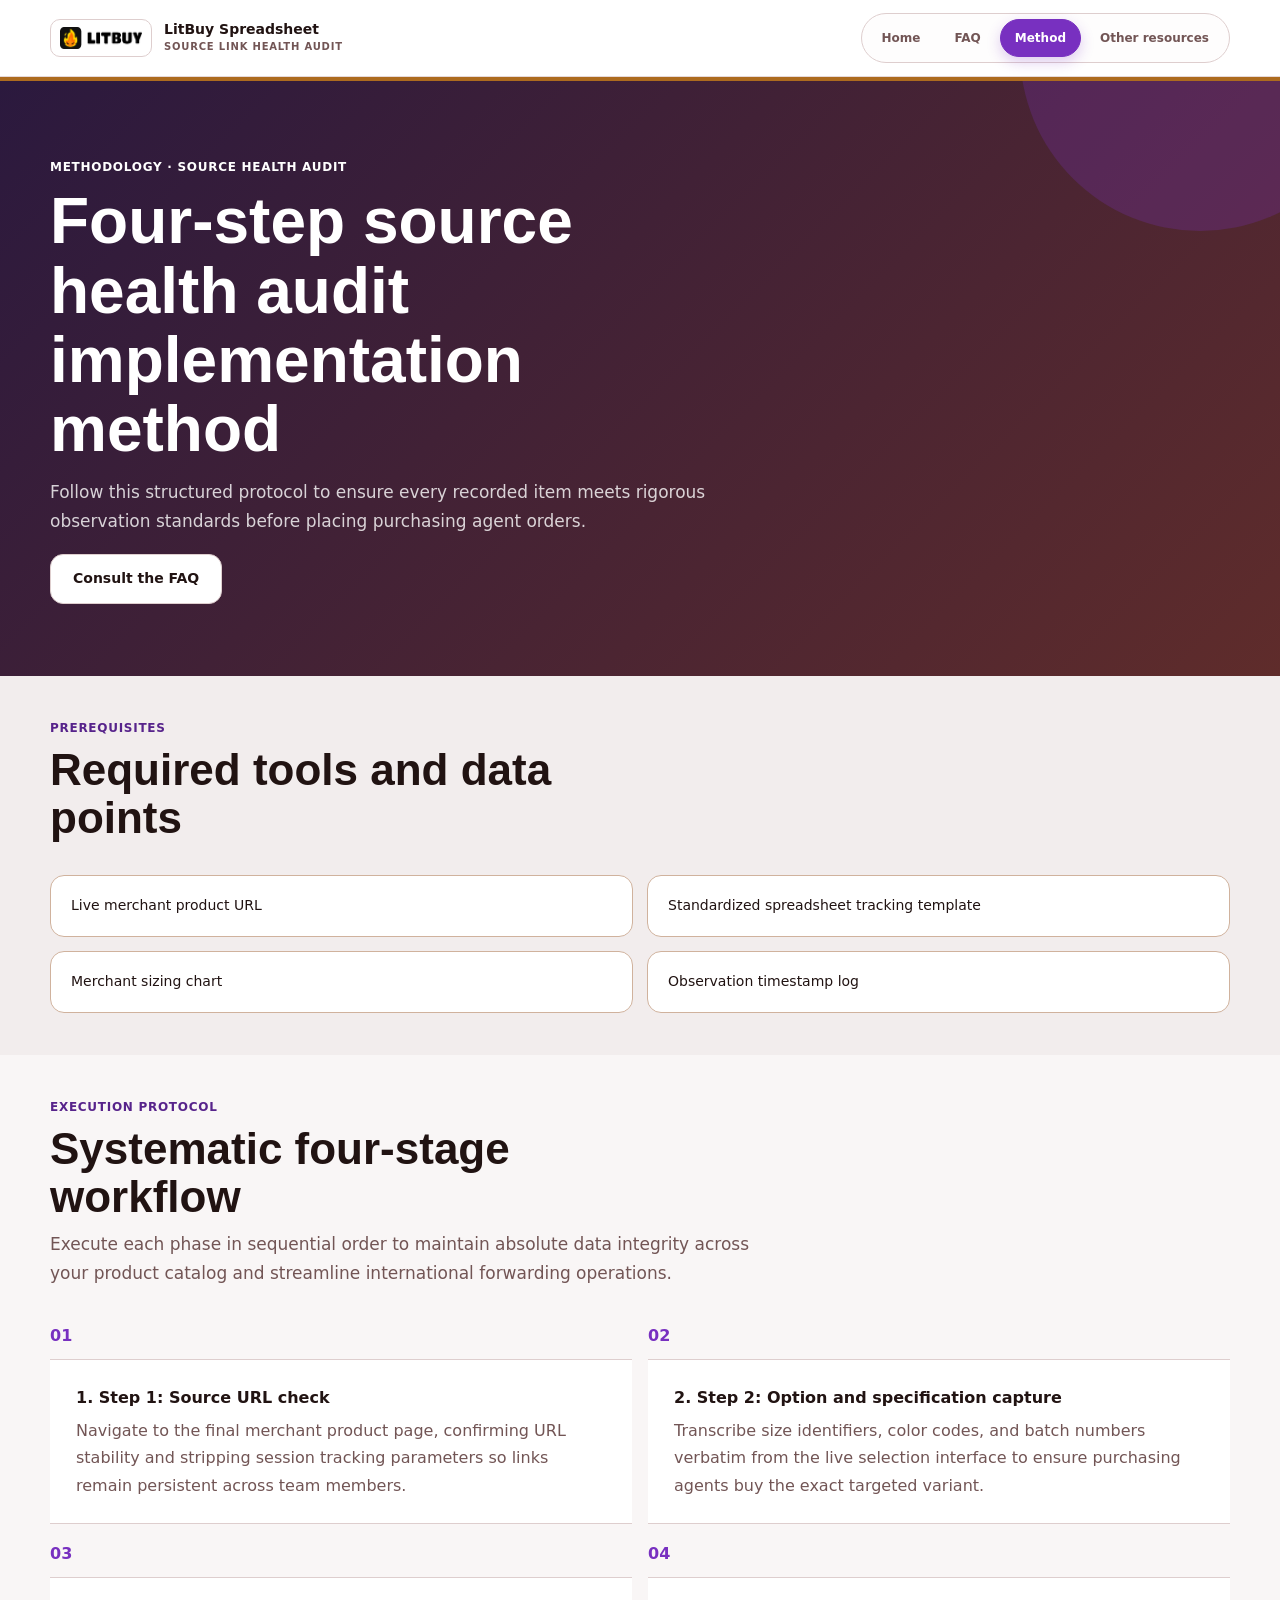
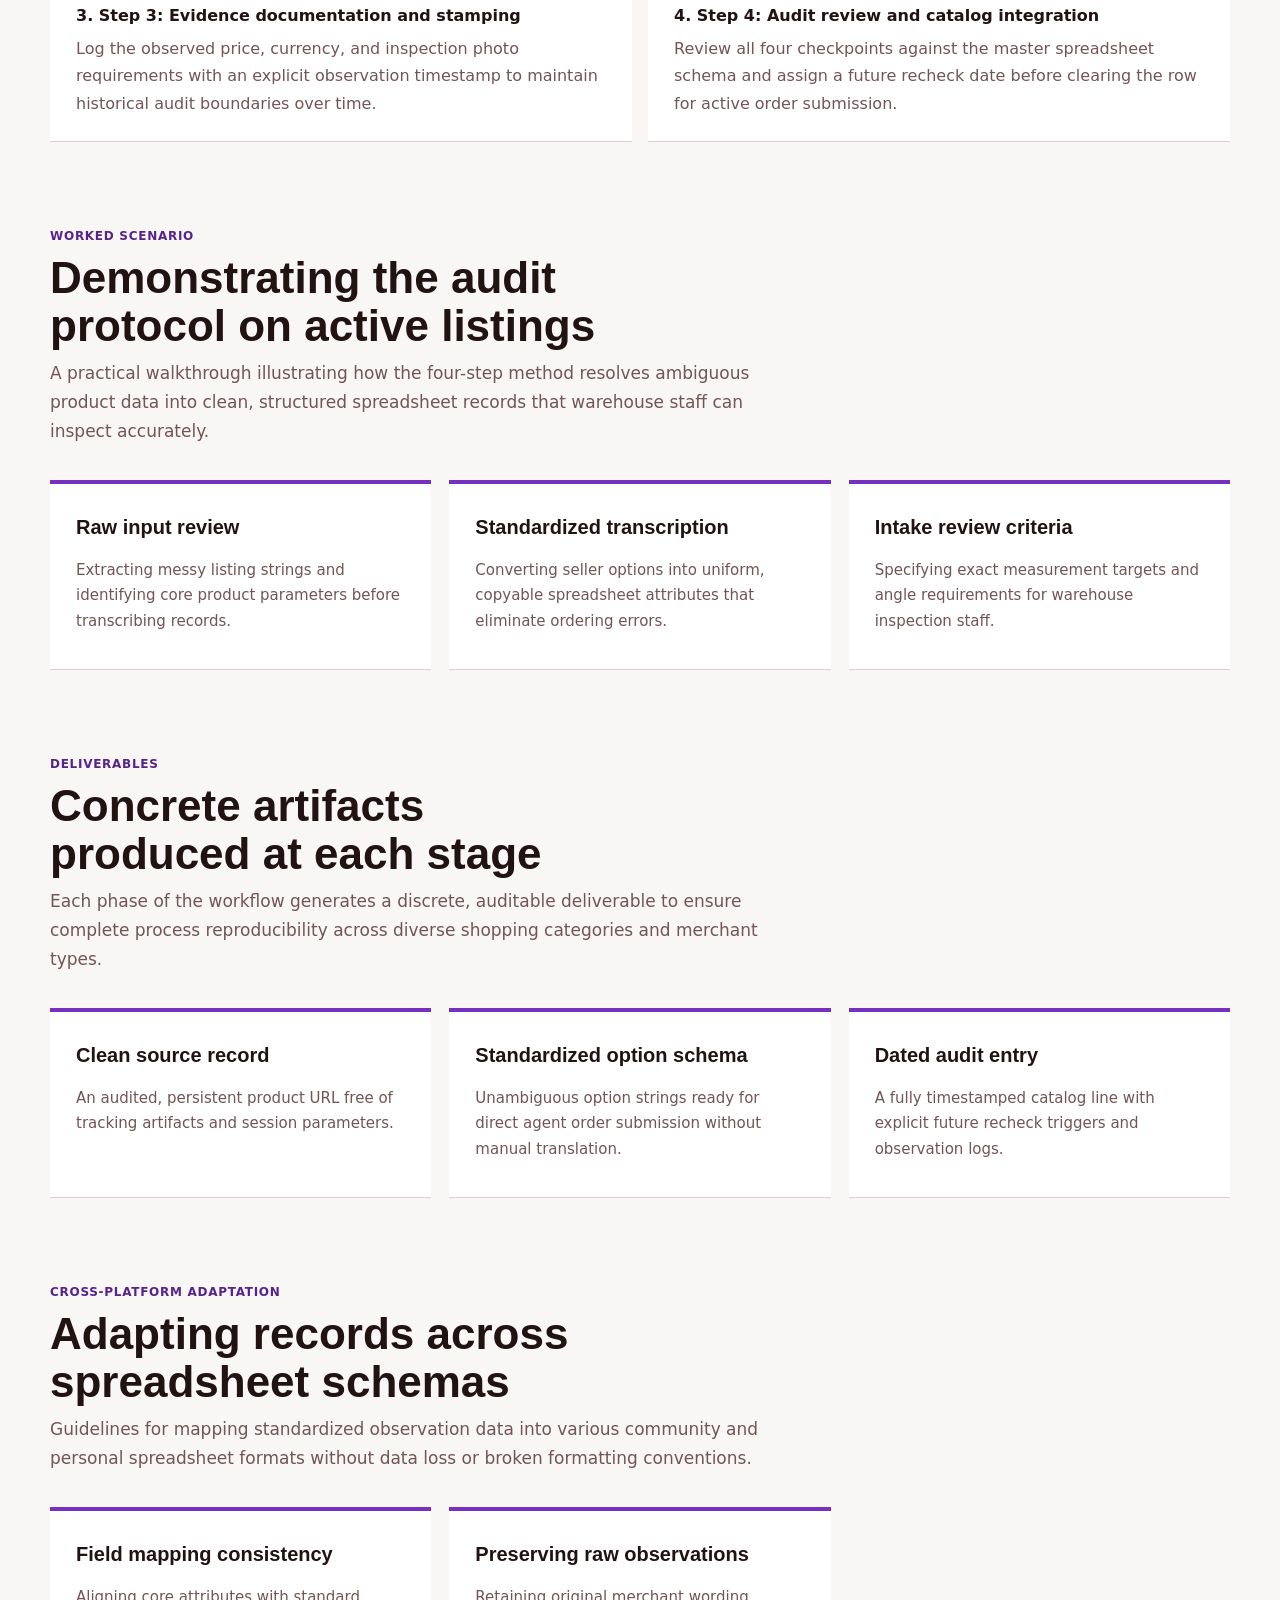
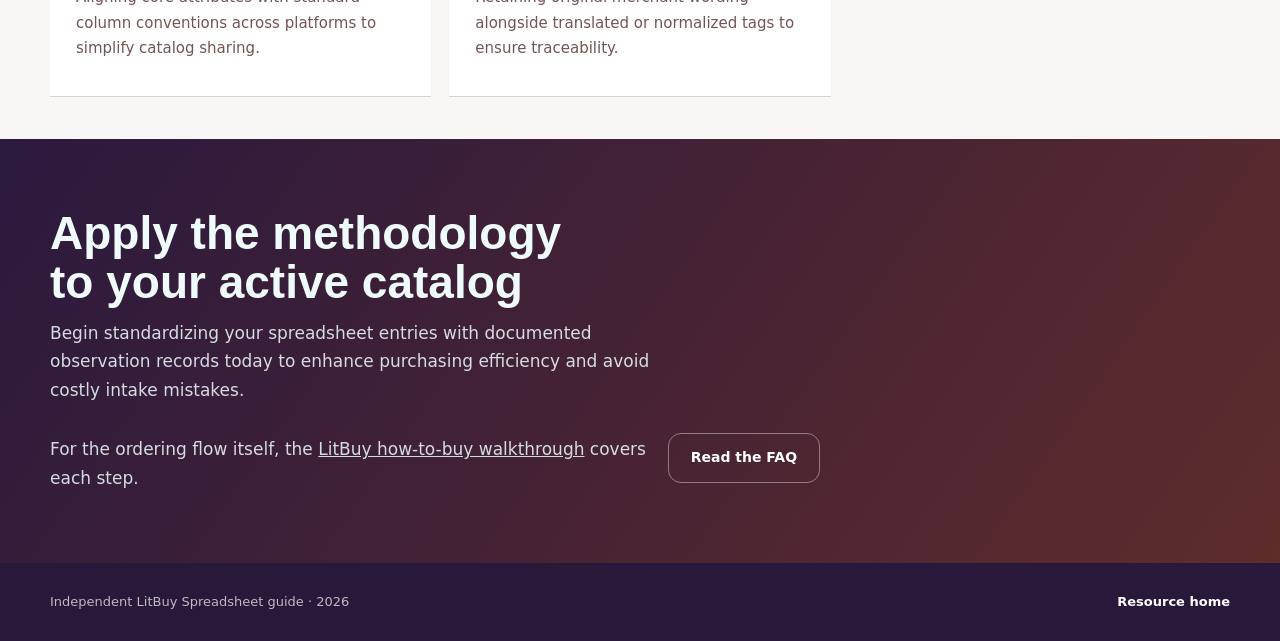
<file: usage-guide.html>
<!doctype html>
<html lang="en">
  <head>
    <meta charset="utf-8">
    <meta name="viewport" content="width=device-width, initial-scale=1">
    <title>How to Implement LitBuy Spreadsheet Source Link Health Audit</title>
    <meta name="description" content="A four-step structured method for executing a systematic dead-link recovery and seller store migration audit for litbuy spreadsheet catalog maintainers. with complete auditability, verifiable evidence, and dated catalog logs.">
    <meta name="robots" content="index,follow,max-image-preview:large">
    <link rel="canonical" href="https://ethanreg004.github.io/litbuy-spreadsheet-source-health-audit/usage-guide">
    <script type="application/ld+json">{"@context":"https://schema.org","@type":"HowTo","name":"How to Implement LitBuy Spreadsheet Source Link Health Audit","headline":"Four-step source health audit implementation method","description":"A four-step structured method for executing a systematic dead-link recovery and seller store migration audit for litbuy spreadsheet catalog maintainers. with complete auditability, verifiable evidence, and dated catalog logs.","url":"https://ethanreg004.github.io/litbuy-spreadsheet-source-health-audit/usage-guide","inLanguage":"en","isPartOf":{"@type":"WebSite","name":"LitBuy Spreadsheet","url":"https://ethanreg004.github.io/litbuy-spreadsheet-source-health-audit/"},"about":{"@type":"Thing","name":"LitBuy Spreadsheet"},"step":[{"@type":"HowToStep","position":1,"name":"Step 1: Source URL check","text":"Navigate to the final merchant product page, confirming URL stability and stripping session tracking parameters so links remain persistent across team members."},{"@type":"HowToStep","position":2,"name":"Step 2: Option and specification capture","text":"Transcribe size identifiers, color codes, and batch numbers verbatim from the live selection interface to ensure purchasing agents buy the exact targeted variant."},{"@type":"HowToStep","position":3,"name":"Step 3: Evidence documentation and stamping","text":"Log the observed price, currency, and inspection photo requirements with an explicit observation timestamp to maintain historical audit boundaries over time."},{"@type":"HowToStep","position":4,"name":"Step 4: Audit review and catalog integration","text":"Review all four checkpoints against the master spreadsheet schema and assign a future recheck date before clearing the row for active order submission."}]}</script>
    <link rel="stylesheet" href="./styles.css">
  </head>
  <body class="page-guide theme-auto layout-step-timeline visual-soft-light hero-asymmetric-callout cards-flat-bands type-compact-grotesk density-compact">

    <header class="site-header">
      <nav class="nav wrap" aria-label="Primary navigation">
        <a class="site-brand" href="./">
          <img src="./litbuy-logo.png" alt="LitBuy">
          <span class="brand-copy">
            <strong>LitBuy Spreadsheet</strong>
            <small>Source Link Health Audit</small>
          </span>
        </a>
        <div class="nav-links">
          <a href="./">Home</a>
          <a href="./faq">FAQ</a>
          <a href="./usage-guide" aria-current="page">Method</a>
          <a href="./alternatives">Other resources</a>
        </div>
      </nav>
    </header>
    <main>

      <section class="page-band">
        <div class="page-band-inner wrap">
          <p class="eyebrow">Methodology · Source Health Audit</p>
          <h1>Four-step source health audit implementation method</h1>
          <p class="lead">Follow this structured protocol to ensure every recorded item meets rigorous observation standards before placing purchasing agent orders.</p>
          <div class="actions">

            <a class="button ghost" href="./faq">Consult the FAQ</a>
          </div>
        </div>
      </section>
      <section class="section soft-bg">
        <div class="wrap">
          <div class="section-head">
            <p class="eyebrow">Prerequisites</p>
            <h2>Required tools and data points</h2>
          </div>
          <ul class="prep-box">
            <li>Live merchant product URL</li>
            <li>Standardized spreadsheet tracking template</li>
            <li>Merchant sizing chart</li>
            <li>Observation timestamp log</li>
          </ul>
        </div>
      </section>
      <section class="section">
        <div class="wrap">
          <div class="section-head">
            <p class="eyebrow">Execution Protocol</p>
            <h2>Systematic four-stage workflow</h2>
            <p>Execute each phase in sequential order to maintain absolute data integrity across your product catalog and streamline international forwarding operations.</p>
          </div>
          <ol class="timeline">

            <li>
              <div class="step-card">
                <strong>1. Step 1: Source URL check</strong>
                <p>Navigate to the final merchant product page, confirming URL stability and stripping session tracking parameters so links remain persistent across team members.</p>
              </div>
            </li>
            <li>
              <div class="step-card">
                <strong>2. Step 2: Option and specification capture</strong>
                <p>Transcribe size identifiers, color codes, and batch numbers verbatim from the live selection interface to ensure purchasing agents buy the exact targeted variant.</p>
              </div>
            </li>
            <li>
              <div class="step-card">
                <strong>3. Step 3: Evidence documentation and stamping</strong>
                <p>Log the observed price, currency, and inspection photo requirements with an explicit observation timestamp to maintain historical audit boundaries over time.</p>
              </div>
            </li>
            <li>
              <div class="step-card">
                <strong>4. Step 4: Audit review and catalog integration</strong>
                <p>Review all four checkpoints against the master spreadsheet schema and assign a future recheck date before clearing the row for active order submission.</p>
              </div>
            </li>
          </ol>
        </div>
      </section>

      <section class="section" id="worked-example">
        <div class="wrap">
          <div class="section-head">
            <p class="eyebrow">Worked Scenario</p>
            <h2>Demonstrating the audit protocol on active listings</h2>
            <p>A practical walkthrough illustrating how the four-step method resolves ambiguous product data into clean, structured spreadsheet records that warehouse staff can inspect accurately.</p>
          </div>
          <div class="note-strip">

            <article class="note-card">
              <h3>Raw input review</h3>
              <p>Extracting messy listing strings and identifying core product parameters before transcribing records.</p>
            </article>
            <article class="note-card">
              <h3>Standardized transcription</h3>
              <p>Converting seller options into uniform, copyable spreadsheet attributes that eliminate ordering errors.</p>
            </article>
            <article class="note-card">
              <h3>Intake review criteria</h3>
              <p>Specifying exact measurement targets and angle requirements for warehouse inspection staff.</p>
            </article>
          </div>
        </div>
      </section>

      <section class="section" id="step-outputs">
        <div class="wrap">
          <div class="section-head">
            <p class="eyebrow">Deliverables</p>
            <h2>Concrete artifacts produced at each stage</h2>
            <p>Each phase of the workflow generates a discrete, auditable deliverable to ensure complete process reproducibility across diverse shopping categories and merchant types.</p>
          </div>
          <div class="note-strip">

            <article class="note-card">
              <h3>Clean source record</h3>
              <p>An audited, persistent product URL free of tracking artifacts and session parameters.</p>
            </article>
            <article class="note-card">
              <h3>Standardized option schema</h3>
              <p>Unambiguous option strings ready for direct agent order submission without manual translation.</p>
            </article>
            <article class="note-card">
              <h3>Dated audit entry</h3>
              <p>A fully timestamped catalog line with explicit future recheck triggers and observation logs.</p>
            </article>
          </div>
        </div>
      </section>

      <section class="section" id="compatibility-map">
        <div class="wrap">
          <div class="section-head">
            <p class="eyebrow">Cross-Platform Adaptation</p>
            <h2>Adapting records across spreadsheet schemas</h2>
            <p>Guidelines for mapping standardized observation data into various community and personal spreadsheet formats without data loss or broken formatting conventions.</p>
          </div>
          <div class="note-strip">

            <article class="note-card">
              <h3>Field mapping consistency</h3>
              <p>Aligning core attributes with standard column conventions across platforms to simplify catalog sharing.</p>
            </article>
            <article class="note-card">
              <h3>Preserving raw observations</h3>
              <p>Retaining original merchant wording alongside translated or normalized tags to ensure traceability.</p>
            </article>
          </div>
        </div>
      </section>

      <section class="final-band">
        <div class="wrap">
          <h2>Apply the methodology to your active catalog</h2>
          <p>Begin standardizing your spreadsheet entries with documented observation records today to enhance purchasing efficiency and avoid costly intake mistakes.</p>
          <div class="actions">
            <p class="contextual-project-link">For the ordering flow itself, the <a href="https://litgoo.com/how-to-buy/" target="_blank" rel="noopener noreferrer">LitBuy how-to-buy walkthrough</a> covers each step.</p>
            <a class="button ghost" href="./faq">Read the FAQ</a>
          </div>
        </div>
      </section>
    </main>

    <footer class="site-footer">
      <div class="wrap footer-layout">
        <span>Independent LitBuy Spreadsheet guide · 2026</span>
        <a href="./">Resource home</a>
      </div>
    </footer>
  </body>
</html>
</file>
<file: styles.css>
/* Kakobuy CF site — source-audit layout (not a clone of reference-page CSS) */
:root {
  color-scheme: light;
  --ink: #0b1220;
  --muted: #5b6775;
  --line: #d7e0e8;
  --paper: #eef3f6;
  --panel: #ffffff;
  --rail: #0a3642;
  --rail-2: #0f5566;
  --accent: #0f8f8a;
  --accent-dark: #0a6662;
  --warn: #b45309;
  --soft-teal: #e7f5f4;
  --soft-slate: #eef2f5;
  --shadow: 0 10px 30px rgba(15, 23, 32, 0.08);
  --shadow-lg: 0 18px 48px rgba(15, 23, 32, 0.12);
  --radius: 16px;
  --max: 1080px;
}

* {
  box-sizing: border-box;
}

html {
  scroll-behavior: smooth;
}

body {
  margin: 0;
  font-family:
    "Segoe UI", Inter, ui-sans-serif, system-ui, -apple-system, BlinkMacSystemFont,
    sans-serif;
  color: var(--ink);
  background:
    radial-gradient(900px 420px at 8% -8%, rgba(15, 143, 138, 0.1), transparent 55%),
    radial-gradient(700px 360px at 100% 0%, rgba(15, 85, 102, 0.08), transparent 50%),
    var(--paper);
  line-height: 1.65;
  font-size: 16px;
  -webkit-font-smoothing: antialiased;
}

img {
  display: block;
  max-width: 100%;
}

a {
  color: inherit;
}

.wrap {
  width: min(var(--max), calc(100% - 36px));
  margin: 0 auto;
}

/* Top bar: light tool-bar style, not reference sticky white+orange underline */
.site-header {
  position: sticky;
  z-index: 30;
  top: 0;
  background: color-mix(in srgb, var(--panel) 86%, transparent);
  border-bottom: 1px solid var(--line);
  backdrop-filter: blur(14px) saturate(1.15);
  box-shadow: 0 1px 0 rgba(255, 255, 255, 0.7) inset;
}

.nav {
  min-height: 58px;
  display: flex;
  align-items: center;
  justify-content: space-between;
  gap: 16px;
}

.site-brand {
  display: inline-flex;
  align-items: center;
  gap: 10px;
  text-decoration: none;
  font-weight: 800;
  font-size: 13px;
  letter-spacing: 0.02em;
  text-transform: uppercase;
}

.site-brand img {
  width: 108px;
  height: 30px;
  object-fit: contain;
  background: #fff;
  border: 1px solid var(--line);
  border-radius: 8px;
  padding: 4px 8px;
}

.nav-links {
  display: flex;
  flex-wrap: wrap;
  gap: 8px;
}

.nav-links a {
  text-decoration: none;
  font-size: 13px;
  font-weight: 700;
  color: var(--muted);
  padding: 8px 11px;
  border-radius: 999px;
  border: 1px solid transparent;
}

.nav-links a:hover,
.nav-links a:focus-visible {
  color: var(--nav-hover-text, var(--ink));
  background: var(--nav-hover-background, var(--panel));
  border-color: var(--nav-hover-border, var(--line));
}

.nav-links a[aria-current="page"] {
  color: var(--on-accent, #fff);
  background: var(--rail);
  border-color: var(--rail);
}

.nav-links a:focus-visible,
.site-brand:focus-visible,
.faq-toc a:focus-visible,
.button:focus-visible {
  outline: 3px solid var(--nav-focus-ring, var(--accent-dark));
  outline-offset: 3px;
}

/* Home hero: split rail + panel (not full-bleed dark masthead like reference) */
.hero-split {
  display: grid;
  grid-template-columns: minmax(220px, 0.9fr) minmax(0, 1.4fr);
  min-height: 420px;
  border-bottom: 1px solid var(--line);
}

.hero-rail {
  background:
    linear-gradient(165deg, var(--rail) 0%, var(--rail-2) 55%, #0a2c35 100%);
  color: #e8f7f6;
  padding: 48px 28px 40px;
  display: flex;
  flex-direction: column;
  justify-content: flex-end;
  gap: 14px;
}

.hero-rail .badge {
  align-self: flex-start;
  font-size: 11px;
  font-weight: 800;
  letter-spacing: 0.08em;
  text-transform: uppercase;
  padding: 6px 10px;
  border-radius: 999px;
  border: 1px solid rgba(255, 255, 255, 0.28);
  background: rgba(255, 255, 255, 0.08);
}

.hero-rail h1 {
  margin: 0;
  font-size: clamp(28px, 3.6vw, 40px);
  line-height: 1.08;
}

.hero-rail p {
  margin: 0;
  color: rgba(232, 247, 246, 0.86);
  font-size: 15px;
  max-width: 34ch;
}

.hero-panel {
  background: var(--panel);
  padding: 48px 36px 40px;
  display: flex;
  flex-direction: column;
  justify-content: center;
  gap: 18px;
}

.hero-panel h2 {
  margin: 0;
  font-size: clamp(22px, 2.8vw, 28px);
  line-height: 1.15;
}

.hero-panel .lead {
  margin: 0;
  color: var(--muted);
  max-width: 54ch;
}

.actions {
  display: flex;
  flex-wrap: wrap;
  gap: 12px;
  align-items: center;
}

.button {
  display: inline-flex;
  min-height: 46px;
  align-items: center;
  justify-content: center;
  padding: 0 18px;
  border-radius: 12px;
  border: 1px solid transparent;
  background: linear-gradient(180deg, color-mix(in srgb, var(--accent) 82%, #fff) 0%, var(--accent) 100%);
  color: var(--on-accent, #fff);
  font-weight: 800;
  text-decoration: none;
  box-shadow: 0 8px 18px color-mix(in srgb, var(--accent) 28%, transparent);
  transition: transform 0.12s ease, box-shadow 0.12s ease, background 0.12s ease;
}

.button:hover {
  background: linear-gradient(180deg, var(--accent) 0%, var(--accent-dark) 100%);
  border-color: transparent;
  box-shadow: 0 10px 22px color-mix(in srgb, var(--accent-dark) 30%, transparent);
}

.button:active {
  transform: translateY(1px);
}

.button.ghost {
  background: var(--panel);
  color: var(--ink);
  border-color: var(--line);
  box-shadow: none;
}

.button.ghost:hover {
  border-color: #9fd9d6;
  background: var(--soft-teal);
  box-shadow: none;
}

.meta-note {
  margin: 0;
  font-size: 13px;
  color: var(--muted);
}

/* Inner page tops: compact band, color varies — not reference soft full mastheads */
.page-band {
  border-bottom: 1px solid var(--line);
  background: var(--panel);
}

.page-faq .page-band {
  border-top: 4px solid #2563eb;
}

.page-guide .page-band {
  border-top: 4px solid var(--warn);
}

.page-alternatives .page-band {
  border-top: 4px solid #15803d;
}

.page-band-inner {
  padding: 36px 0 30px;
}

.page-band .eyebrow {
  margin: 0 0 10px;
  font-size: 12px;
  font-weight: 800;
  letter-spacing: 0.06em;
  text-transform: uppercase;
  color: var(--accent-dark);
}

.page-band h1 {
  margin: 0;
  font-size: clamp(28px, 4vw, 38px);
  line-height: 1.08;
  max-width: 18ch;
}

.page-band .lead {
  margin: 14px 0 0;
  max-width: 62ch;
  color: var(--muted);
  font-size: 17px;
}

.page-band .actions {
  margin-top: 18px;
}

/* Sections */
.section {
  padding: 48px 0;
}

.section-head {
  margin-bottom: 22px;
  max-width: 64ch;
}

.section-head .eyebrow {
  margin: 0 0 8px;
  font-size: 12px;
  font-weight: 800;
  letter-spacing: 0.06em;
  text-transform: uppercase;
  color: var(--accent-dark);
}

.section-head h2 {
  margin: 0;
  font-size: clamp(24px, 3vw, 30px);
  line-height: 1.15;
}

.section-head p {
  margin: 10px 0 0;
  color: var(--muted);
}

/* Source checklist — primary module on Home (before categories) */
.check-grid {
  display: grid;
  grid-template-columns: repeat(2, minmax(0, 1fr));
  gap: 12px;
  margin: 0;
  padding: 0;
  list-style: none;
  counter-reset: check;
}

.check-grid li {
  counter-increment: check;
  display: grid;
  grid-template-columns: 42px 1fr;
  gap: 12px;
  padding: 16px;
  background: var(--panel);
  border: 1px solid var(--line);
  border-radius: var(--radius);
  box-shadow: 0 1px 0 rgba(15, 23, 32, 0.03);
}

.check-grid li::before {
  content: counter(check, decimal-leading-zero);
  display: grid;
  place-items: center;
  width: 42px;
  height: 42px;
  border-radius: 12px;
  background: var(--soft-teal);
  color: var(--accent-dark);
  font-weight: 850;
  font-size: 13px;
}

.check-grid strong {
  display: block;
  margin-bottom: 4px;
}

.check-grid span {
  color: var(--muted);
  font-size: 14px;
}

/* Category: chips + map side-by-side (not reference 3-col index then figure) */
.category-layout {
  display: grid;
  grid-template-columns: minmax(0, 0.95fr) minmax(0, 1.15fr);
  gap: 22px;
  align-items: start;
}

.chip-wrap {
  display: flex;
  flex-wrap: wrap;
  gap: 8px;
  margin: 0;
  padding: 0;
  list-style: none;
}

.chip-wrap li {
  font-size: 13px;
  font-weight: 700;
  padding: 8px 12px;
  border-radius: 999px;
  background: var(--panel);
  border: 1px solid var(--line);
  color: var(--ink);
}

.map-card {
  margin: 0;
  background: var(--panel);
  border: 1px solid var(--line);
  border-radius: var(--radius);
  overflow: hidden;
  box-shadow: var(--shadow);
}

.map-card a {
  display: block;
}

.map-card img {
  width: 100%;
  height: auto;
}

.map-card figcaption {
  padding: 12px 14px 14px;
  font-size: 13px;
  color: var(--muted);
  border-top: 1px solid var(--line);
  background: var(--soft-slate);
}

/* Order-note prep strip */
.note-strip {
  display: grid;
  grid-template-columns: repeat(3, minmax(0, 1fr));
  gap: 12px;
}

.note-card {
  background: var(--panel);
  border: 1px solid var(--line);
  border-left: 4px solid var(--accent);
  border-radius: 12px;
  padding: 18px;
}

.note-card h3 {
  margin: 0 0 8px;
  font-size: 16px;
}

.note-card p {
  margin: 0;
  color: var(--muted);
  font-size: 14px;
}

/* Compact FAQ on home: 2-col flat Q/A */
.mini-faq {
  display: grid;
  grid-template-columns: 1fr 1fr;
  gap: 10px;
}

.mini-faq article {
  background: var(--panel);
  border: 1px solid var(--line);
  border-radius: 12px;
  padding: 14px 16px;
}

.mini-faq h3 {
  margin: 0;
  font-size: 15px;
}

.mini-faq p {
  margin: 8px 0 0;
  color: var(--muted);
  font-size: 14px;
}

/* FAQ page: two-column groups with left sticky toc feel */
.faq-layout {
  display: grid;
  grid-template-columns: 200px minmax(0, 1fr);
  gap: 28px;
  align-items: start;
}

.faq-toc {
  position: sticky;
  top: 78px;
  display: grid;
  gap: 8px;
}

.faq-toc a {
  text-decoration: none;
  font-size: 13px;
  font-weight: 700;
  color: var(--muted);
  padding: 8px 10px;
  border-radius: 8px;
  border: 1px solid transparent;
}

.faq-toc a:hover {
  background: var(--panel);
  border-color: var(--line);
  color: var(--ink);
}

.faq-groups {
  display: grid;
  gap: 28px;
}

.faq-group h2 {
  margin: 0 0 12px;
  font-size: 22px;
}

.faq-dl {
  margin: 0;
  border: 1px solid var(--line);
  border-radius: var(--radius);
  background: var(--panel);
  overflow: hidden;
}

.faq-dl > div {
  padding: 16px 18px;
  border-top: 1px solid var(--line);
}

.faq-dl > div:first-child {
  border-top: 0;
}

.faq-dl dt {
  font-weight: 800;
  font-size: 15px;
}

.faq-dl dd {
  margin: 8px 0 0;
  color: var(--muted);
}

/* Usage: vertical timeline (not 4 equal cards) */
.timeline {
  margin: 0;
  padding: 0;
  list-style: none;
  display: grid;
  gap: 0;
  border-left: 3px solid var(--accent);
}

.timeline li {
  position: relative;
  padding: 0 0 22px 22px;
}

.timeline li::before {
  content: "";
  position: absolute;
  left: -8px;
  top: 6px;
  width: 12px;
  height: 12px;
  border-radius: 50%;
  background: var(--accent);
  border: 2px solid var(--panel);
  box-shadow: 0 0 0 1px var(--accent);
}

.timeline .step-card {
  background: var(--panel);
  border: 1px solid var(--line);
  border-radius: var(--radius);
  padding: 16px 18px;
}

.timeline .step-card strong {
  display: block;
  margin-bottom: 6px;
  font-size: 16px;
}

.timeline .step-card p {
  margin: 0;
  color: var(--muted);
}

.prep-box {
  display: grid;
  grid-template-columns: 1fr 1fr;
  gap: 10px;
  margin: 0;
  padding: 0;
  list-style: none;
}

.prep-box li {
  background: color-mix(in srgb, var(--warn) 10%, var(--panel));
  border: 1px solid color-mix(in srgb, var(--warn) 28%, var(--line));
  border-radius: 10px;
  padding: 12px 14px;
  font-size: 14px;
}

/* Alternatives: stacked rows with brand mark, not 2x2 cards */
.alt-rows {
  display: grid;
  gap: 12px;
}

.alt-row {
  display: grid;
  grid-template-columns: 140px minmax(0, 1fr) auto;
  gap: 16px;
  align-items: center;
  background: var(--panel);
  border: 1px solid var(--line);
  border-radius: var(--radius);
  padding: 16px 18px;
}

.alt-row .brand-tag {
  font-size: 13px;
  font-weight: 850;
  letter-spacing: 0.04em;
  text-transform: uppercase;
  color: var(--accent-dark);
}

.alt-row p {
  margin: 0;
  color: var(--muted);
  font-size: 14px;
}

.compare-list {
  margin: 0;
  padding: 0;
  list-style: none;
  display: grid;
  gap: 8px;
}

.compare-list li {
  display: grid;
  grid-template-columns: 28px 1fr;
  gap: 10px;
  align-items: start;
  background: var(--panel);
  border: 1px dashed var(--line);
  border-radius: 10px;
  padding: 12px 14px;
  font-size: 14px;
}

.compare-list li::before {
  content: "✓";
  color: var(--accent-dark);
  font-weight: 900;
}

/* Bottom CTA: full teal band, not deep black reference clone */
.final-band {
  margin-top: 8px;
  padding: 42px 0;
  background: linear-gradient(120deg, var(--rail), var(--rail-2));
  color: #eefbfa;
  text-align: left;
}

.final-band h2 {
  margin: 0;
  font-size: clamp(24px, 3vw, 30px);
}

.final-band p {
  margin: 12px 0 0;
  max-width: 56ch;
  color: rgba(238, 251, 250, 0.86);
}

.final-band .actions {
  margin-top: 18px;
}

.final-band .button:not(.ghost) {
  background: #fff;
  color: var(--rail);
  border-color: #fff;
}

.final-band .button.ghost {
  color: #fff;
  border-color: rgba(255, 255, 255, 0.4);
  background: transparent;
}

.site-footer {
  padding: 22px 0;
  background: #0b1218;
  color: rgba(255, 255, 255, 0.7);
  font-size: 13px;
}

.footer-layout {
  display: flex;
  flex-wrap: wrap;
  justify-content: space-between;
  gap: 12px;
}

.site-footer a {
  color: #fff;
  text-decoration: none;
  font-weight: 700;
}

.soft-bg {
  background: var(--soft-slate);
}

.teal-bg {
  background: var(--soft-teal);
}

@media (max-width: 900px) {
  .hero-split,
  .category-layout,
  .faq-layout,
  .note-strip,
  .mini-faq,
  .prep-box,
  .alt-row {
    grid-template-columns: 1fr;
  }

  .faq-toc {
    position: static;
    grid-auto-flow: column;
    grid-auto-columns: max-content;
    overflow-x: auto;
  }

  .alt-row {
    align-items: start;
  }

  .check-grid {
    grid-template-columns: 1fr;
  }
}

@media (max-width: 640px) {
  .nav {
    align-items: flex-start;
    flex-direction: column;
    padding: 10px 0;
  }

  .hero-rail,
  .hero-panel {
    padding: 28px 20px;
  }

  .button {
    width: 100%;
  }
}
/* Visual direction injected by build-site */
/* spreadsheet-guide visual-state-quality: v1 */

:root {
  --ink: #211312;
  --muted: #725555;
  --line: #decece;
  --paper: #f9f6f6;
  --panel: #ffffff;
  --rail: #2b193e;
  --rail-2: #5f2c2b;
  --accent: #7830c0;
  --accent-dark: #57238b;
  --warn: #ad6b1f;
  --soft-teal: #f0e8f8;
  --soft-slate: #f2eded;
  --on-accent: #ffffff;
  --card: #ffffff;
  --accent-soft: #f0e8f8;
  --navy: #2b193e;
}
:root { color-scheme: light; }


body {
  background: var(--paper);
}

.site-header,
.hero-panel,
.note-card,
.mini-faq article,
.map-card,
.faq-toc,
.prep-box li,
.step-card,
.alt-row,
.compare-list li,
.button.ghost {
  background: var(--panel);
  color: var(--ink);
}

.soft-bg,
.soft-slate,
.teal-bg {
  background: var(--soft-teal);
}

.button:not(.ghost) {
  color: var(--on-accent);
}

.large-chips {
  display: flex;
  flex-wrap: wrap;
  gap: 10px;
}

.large-chips li {
  min-width: 120px;
  justify-content: center;
}

body.hero-centered-editorial .hero-split,
body.hero-wide-color-band .hero-split {
  grid-template-columns: minmax(0, 1fr);
}

body.hero-centered-editorial .hero-rail,
body.hero-centered-editorial .hero-panel {
  text-align: center;
}

body.hero-centered-editorial .actions {
  justify-content: center;
}

body.hero-compact-banner .hero-split {
  grid-template-columns: minmax(260px, .72fr) minmax(0, 1.28fr);
}

body.hero-compact-banner .hero-rail,
body.hero-compact-banner .hero-panel {
  min-height: 0;
  padding-block: 32px;
}

body.hero-asymmetric-callout .hero-split {
  grid-template-columns: minmax(0, 1.55fr) minmax(280px, .45fr);
}

body.hero-wide-color-band .hero-panel {
  border-top: 1px solid var(--line);
}

body.cards-flat-bands .note-card,
body.cards-flat-bands .mini-faq article,
body.cards-flat-bands .step-card,
body.cards-flat-bands .alt-row {
  border-inline: 0;
  border-radius: 0;
  box-shadow: none;
}

body.cards-list-led .note-strip,
body.cards-list-led .mini-faq,
body.cards-list-led .alt-rows {
  grid-template-columns: minmax(0, 1fr);
}

body.type-editorial-serif h1,
body.type-editorial-serif h2,
body.type-editorial-serif h3 {
  font-family: Georgia, "Times New Roman", serif;
}

body.type-compact-grotesk h1,
body.type-compact-grotesk h2,
body.type-compact-grotesk h3 {
  font-family: "Arial Narrow", Arial, sans-serif;
}

body.density-compact .section {
  padding-block: 42px;
}

body.density-airy .section {
  padding-block: 84px;
}

@media (max-width: 900px) {
  body.hero-compact-banner .hero-split,
  body.hero-asymmetric-callout .hero-split {
    grid-template-columns: minmax(0, 1fr);
  }

  body.hero-compact-banner .hero-rail,
  body.hero-compact-banner .hero-panel {
    padding: 30px 20px;
  }
}

/* Ensure hero gradient follows theme */
.hero-rail {
  background: linear-gradient(165deg, var(--rail) 0%, var(--rail-2) 55%, color-mix(in srgb, var(--rail) 80%, #000) 100%);
}

.final-band {
  background: linear-gradient(120deg, var(--rail), var(--rail-2));
}
:root {
  --max: 1180px;
  --radius-sm: 12px;
  --radius: 18px;
  --radius-lg: 28px;
  --shadow: 0 16px 50px rgba(20, 32, 43, 0.08);
  --shadow-lg: 0 28px 80px rgba(20, 32, 43, 0.13);
}

body {
  font-size: 16px;
  line-height: 1.7;
  letter-spacing: 0;
  background: var(--paper);
}

.wrap {
  width: min(var(--max), calc(100% - 48px));
}

.site-header {
  position: sticky;
  top: 0;
  z-index: 40;
  background: color-mix(in srgb, var(--panel) 92%, transparent);
  border-bottom: 1px solid color-mix(in srgb, var(--line) 76%, transparent);
  box-shadow: none;
}

.nav {
  min-height: 76px;
}

.site-brand {
  gap: 12px;
  text-transform: none;
  letter-spacing: 0;
}

.site-brand img {
  width: 102px;
  height: 38px;
  border-radius: 10px;
  padding: 5px 9px;
}

.brand-copy {
  display: grid;
  gap: 1px;
}

.brand-copy strong {
  color: var(--ink);
  font-size: 14px;
  line-height: 1.2;
}

.brand-copy small {
  color: var(--muted);
  font-size: 10px;
  font-weight: 750;
  letter-spacing: 0.08em;
  text-transform: uppercase;
}

.nav-links {
  gap: 4px;
  padding: 5px;
  border: 1px solid var(--line);
  border-radius: 999px;
  background: color-mix(in srgb, var(--panel) 80%, var(--paper));
}

.nav-links a {
  padding: 8px 14px;
  color: var(--muted);
  font-size: 12px;
}

.nav-links a[aria-current="page"] {
  color: var(--on-accent);
  background: var(--accent);
  border-color: var(--accent);
  box-shadow: 0 5px 14px color-mix(in srgb, var(--accent) 24%, transparent);
}

.hero {
  position: relative;
  overflow: hidden;
  padding: 54px 0 62px;
  background: color-mix(in srgb, var(--soft-teal) 64%, var(--paper));
}

.hero::before {
  content: none;
}

.hero-split {
  position: relative;
  display: grid;
  grid-template-columns: minmax(0, 1.03fr) minmax(390px, 0.78fr);
  gap: 58px;
  min-height: 0;
  align-items: center;
  border: 0;
}

body.layout-editorial-guide .hero-split,
body.layout-asymmetric-landing .hero-split {
  grid-template-columns: minmax(0, 1.25fr) minmax(380px, 0.55fr);
}

body.layout-checklist-first .hero-split {
  grid-template-columns: minmax(0, 1fr) minmax(420px, 0.8fr);
}

body.layout-evidence-grid .hero-split {
  grid-template-columns: minmax(380px, 0.65fr) minmax(0, 1.15fr);
}

.hero-rail {
  display: block;
  padding: 0;
  color: var(--ink);
  background: transparent !important;
}

.hero-rail .badge {
  display: inline-flex;
  margin-bottom: 24px;
  color: var(--ink);
  border-color: color-mix(in srgb, var(--accent) 32%, var(--line));
  background: color-mix(in srgb, var(--accent) 8%, var(--panel));
}

.hero-rail h1 {
  max-width: 820px;
  color: var(--ink);
  font-size: clamp(42px, 5.3vw, 70px);
  line-height: 0.99;
  letter-spacing: 0;
}

.hero-rail > p:not(.meta-note) {
  max-width: 650px;
  margin-top: 24px;
  color: var(--muted);
  font-size: clamp(17px, 2vw, 20px);
  line-height: 1.6;
}

.hero-rail .actions {
  margin-top: 30px;
}

.hero-rail .meta-note {
  max-width: 640px;
  margin-top: 18px;
  color: var(--muted);
}

.hero-panel {
  display: block;
  min-width: 0;
  padding: 28px;
  color: var(--ink);
  border: 1px solid color-mix(in srgb, var(--line) 72%, transparent);
  border-radius: var(--radius-lg);
  background: color-mix(in srgb, var(--panel) 94%, transparent);
  box-shadow: var(--shadow-lg);
}

.workbench-topline {
  display: flex;
  justify-content: space-between;
  gap: 14px;
  margin-bottom: 24px;
  padding-bottom: 16px;
  color: var(--muted);
  border-bottom: 1px solid var(--line);
  font-size: 11px;
  font-weight: 800;
  letter-spacing: 0.09em;
  text-transform: uppercase;
}

.status-dot {
  display: inline-flex;
  align-items: center;
  gap: 6px;
  color: var(--accent-dark);
}

.status-dot::before {
  width: 7px;
  height: 7px;
  border-radius: 50%;
  background: var(--accent);
  box-shadow: 0 0 0 4px color-mix(in srgb, var(--accent) 13%, transparent);
  content: "";
}

.hero-panel h2 {
  max-width: 18ch;
  font-size: clamp(24px, 2.5vw, 32px);
  letter-spacing: 0;
}

.hero-panel .lead {
  margin-top: 12px;
}

.hero-signals {
  display: grid;
  gap: 10px;
  margin: 24px 0 0;
  padding: 0;
  list-style: none;
}

.hero-signals li {
  display: grid;
  grid-template-columns: 36px minmax(0, 1fr);
  gap: 12px;
  padding: 13px;
  border: 1px solid var(--line);
  border-radius: 14px;
  background: var(--panel);
}

.hero-signals li > span {
  display: grid;
  width: 34px;
  height: 34px;
  place-items: center;
  color: var(--on-accent);
  border-radius: 10px;
  background: var(--accent);
  font-size: 11px;
  font-weight: 900;
}

.hero-signals strong,
.hero-signals small {
  display: block;
}

.hero-signals strong {
  font-size: 13px;
  line-height: 1.35;
}

.hero-signals small {
  margin-top: 3px;
  color: var(--muted);
  font-size: 11px;
  line-height: 1.45;
}

/* Centered editorial Hero: one clear query, one action, one verification panel. */
body.hero-centered-editorial .hero {
  padding: 72px 0 78px;
  background: color-mix(in srgb, var(--soft-teal) 68%, var(--paper));
}

body.hero-centered-editorial .hero::before {
  content: none;
}

body.hero-centered-editorial .hero-split {
  grid-template-columns: minmax(0, 1fr);
  gap: 42px;
  max-width: 1040px;
}

body.hero-centered-editorial .hero-rail {
  display: flex;
  align-items: center;
  flex-direction: column;
  text-align: center;
}

body.hero-centered-editorial .hero-rail h1 {
  max-width: 15ch;
  font-size: clamp(46px, 6.4vw, 76px);
  line-height: 0.98;
}

body.hero-centered-editorial .hero-rail > p:not(.meta-note) {
  max-width: 720px;
}

body.hero-centered-editorial .hero-rail .actions {
  justify-content: center;
}

body.hero-centered-editorial .hero-rail .meta-note {
  max-width: 700px;
}

body.hero-centered-editorial .hero-panel {
  width: 100%;
  max-width: 960px;
  margin: 0 auto;
  padding: 30px;
  text-align: center;
  border-color: color-mix(in srgb, var(--accent) 16%, var(--line));
  box-shadow: 0 24px 70px color-mix(in srgb, var(--ink) 12%, transparent);
}

body.hero-centered-editorial .hero-panel h2 {
  max-width: 26ch;
  margin-inline: auto;
}

body.hero-centered-editorial .hero-panel .lead {
  max-width: 760px;
  margin: 12px auto 0;
}

body.hero-centered-editorial .hero-signals {
  grid-template-columns: repeat(3, minmax(0, 1fr));
  gap: 12px;
}

body.hero-centered-editorial .hero-signals li {
  min-height: 116px;
  text-align: left;
}

.button {
  min-height: 50px;
  padding: 0 22px;
  border-radius: 13px;
  background: var(--accent);
  box-shadow: 0 12px 26px color-mix(in srgb, var(--accent) 25%, transparent);
  font-size: 14px;
}

.button:hover {
  background: var(--accent-dark);
}

.button.ghost {
  color: var(--ink);
  border-color: var(--line);
  background: var(--panel);
}

.section {
  padding: 88px 0;
}

.section-head {
  max-width: 760px;
  margin-bottom: 34px;
}

.section-head .eyebrow,
.page-band .eyebrow {
  color: var(--accent-dark);
}

.section-head h2 {
  max-width: 23ch;
  font-size: clamp(30px, 4vw, 44px);
  line-height: 1.08;
  letter-spacing: 0;
}

.section-head p {
  max-width: 68ch;
  font-size: 17px;
}

.teal-bg {
  background: color-mix(in srgb, var(--soft-teal) 68%, var(--paper));
}

.soft-bg {
  background: var(--soft-slate);
}

.check-grid {
  grid-template-columns: repeat(4, minmax(0, 1fr));
  gap: 16px;
}

.check-grid li {
  grid-template-columns: minmax(0, 1fr);
  align-content: start;
  min-height: 220px;
  padding: 22px;
  border: 1px solid var(--line);
  border-radius: var(--radius);
  box-shadow: none;
}

.check-grid li::before {
  margin-bottom: 20px;
  color: var(--on-accent);
  background: var(--accent);
}

.check-grid strong {
  font-size: 16px;
  line-height: 1.35;
}

.check-grid span {
  display: block;
  margin-top: 8px;
  font-size: 14px;
  line-height: 1.65;
}

.large-chips {
  display: grid;
  grid-template-columns: repeat(3, minmax(0, 1fr));
  gap: 14px;
}

.large-chips li,
.chip-wrap li {
  min-width: 0;
  padding: 16px 18px;
  border-radius: 14px;
  background: var(--panel);
  font-size: 14px;
  text-align: left;
}

.large-chips li::before {
  margin-right: 9px;
  color: var(--accent);
  content: "↗";
}

.note-strip {
  gap: 18px;
}

.note-card {
  min-height: 190px;
  padding: 26px;
  border-left: 0;
  border-top: 4px solid var(--accent);
  border-radius: var(--radius);
  box-shadow: var(--shadow);
}

.note-card h3 {
  font-size: 20px;
}

.note-card p {
  margin-top: 14px;
  font-size: 15px;
}

.mini-faq {
  gap: 14px;
}

.mini-faq article {
  padding: 22px 24px;
  border-radius: var(--radius);
}

.mini-faq h3 {
  font-size: 16px;
}

.page-band {
  position: relative;
  overflow: hidden;
  border: 0;
  background: linear-gradient(135deg, var(--rail), var(--rail-2));
}

.page-band::after {
  position: absolute;
  width: 360px;
  height: 360px;
  right: -100px;
  top: -210px;
  border-radius: 50%;
  background: color-mix(in srgb, var(--accent) 25%, transparent);
  content: "";
}

.page-band-inner {
  position: relative;
  z-index: 1;
  padding: 76px 0 72px;
}

.page-band .eyebrow,
.page-band h1,
.page-band .lead {
  color: #fff;
}

.page-band h1 {
  max-width: 20ch;
  font-size: clamp(40px, 5vw, 64px);
  letter-spacing: 0;
}

.page-band .lead {
  max-width: 700px;
  opacity: 0.8;
}

.faq-layout {
  grid-template-columns: 220px minmax(0, 1fr);
  gap: 54px;
}

.faq-toc {
  top: 104px;
  padding: 16px;
  border: 1px solid var(--line);
  border-radius: var(--radius);
  background: var(--panel);
}

.faq-toc a {
  padding: 11px 12px;
}

.faq-groups {
  gap: 42px;
}

.faq-group h2 {
  font-size: 27px;
  letter-spacing: 0;
}

.faq-dl {
  border-radius: var(--radius);
  box-shadow: var(--shadow);
}

.faq-dl > div {
  padding: 22px 24px;
}

.prep-box {
  grid-template-columns: repeat(2, minmax(0, 1fr));
  gap: 14px;
}

.prep-box li {
  padding: 18px 20px;
  border-radius: 14px;
}

.timeline {
  max-width: 900px;
  margin-left: 10px;
  gap: 12px;
}

.timeline li {
  padding: 0 0 14px 32px;
}

.timeline .step-card {
  padding: 24px 26px;
  box-shadow: var(--shadow);
}

.alt-rows {
  grid-template-columns: repeat(2, minmax(0, 1fr));
  gap: 16px;
}

.alt-row {
  grid-template-columns: minmax(0, 1fr) auto;
  min-height: 180px;
  align-content: start;
  padding: 26px;
  border-radius: var(--radius);
  box-shadow: var(--shadow);
}

.alt-row .brand-tag {
  grid-column: 1 / -1;
  font-size: 17px;
  letter-spacing: 0;
  text-transform: none;
}

.alt-row .button {
  min-height: 42px;
  padding-inline: 16px;
}

.compare-list {
  grid-template-columns: repeat(2, minmax(0, 1fr));
  gap: 12px;
}

.compare-list li {
  padding: 18px;
  border-style: solid;
  border-radius: 14px;
}

.final-band {
  margin-top: 0;
  padding: 70px 0;
  background: linear-gradient(125deg, var(--rail), var(--rail-2));
}

.final-band h2 {
  max-width: 22ch;
  font-size: clamp(30px, 4vw, 46px);
  line-height: 1.06;
  letter-spacing: 0;
}

.final-band p {
  font-size: 17px;
}

.site-footer {
  padding: 28px 0;
  background: color-mix(in srgb, var(--rail) 90%, #080a0c);
}

body.layout-editorial-guide .note-card:nth-child(2),
body.layout-asymmetric-landing .note-card:nth-child(2) {
  transform: translateY(22px);
}

body.layout-evidence-grid .check-grid {
  grid-template-columns: repeat(2, minmax(0, 1fr));
}

body.layout-evidence-grid .check-grid li {
  min-height: 168px;
}

body.layout-evidence-grid .note-strip {
  grid-template-columns: 1.4fr 0.8fr 0.8fr;
}

body.layout-checklist-first .check-grid li:nth-child(1),
body.layout-checklist-first .check-grid li:nth-child(4) {
  background: color-mix(in srgb, var(--accent) 7%, var(--panel));
}

@media (max-width: 900px) {
  .wrap {
    width: min(100% - 32px, var(--max));
  }

  .nav {
    min-height: 68px;
  }

  .brand-copy small {
    display: none;
  }

  .nav-links {
    width: 100%;
    justify-content: space-between;
    overflow-x: auto;
  }

  .nav-links a {
    padding: 7px 10px;
    white-space: nowrap;
  }

  .hero {
    padding: 38px 0 44px;
  }

  .hero-split {
    grid-template-columns: minmax(0, 1fr) !important;
    gap: 30px;
  }

  .hero-rail h1 {
    font-size: clamp(40px, 12vw, 58px);
  }

  .hero-panel {
    padding: 22px;
  }

  body.hero-centered-editorial .hero {
    padding: 48px 0 54px;
  }

  body.hero-centered-editorial .hero-split {
    gap: 30px;
  }

  body.hero-centered-editorial .hero-signals {
    grid-template-columns: minmax(0, 1fr);
  }

  body.hero-centered-editorial .hero-signals li {
    min-height: 0;
  }

  .section {
    padding: 62px 0;
  }

  .check-grid,
  .large-chips,
  .note-strip,
  .mini-faq,
  .alt-rows,
  .compare-list,
  .prep-box {
    grid-template-columns: minmax(0, 1fr);
  }

  body.layout-evidence-grid .check-grid,
  body.layout-evidence-grid .note-strip {
    grid-template-columns: minmax(0, 1fr);
  }

  body.layout-editorial-guide .note-card:nth-child(2),
  body.layout-asymmetric-landing .note-card:nth-child(2) {
    transform: none;
  }

  .check-grid li,
  .note-card {
    min-height: 0;
  }

  .faq-layout {
    grid-template-columns: minmax(0, 1fr);
    gap: 28px;
  }

  .faq-toc {
    position: static;
    grid-template-columns: repeat(2, minmax(0, 1fr));
  }

  .page-band-inner {
    padding: 56px 0;
  }

  .alt-row {
    grid-template-columns: minmax(0, 1fr);
  }
}

@media (max-width: 560px) {
  .site-header {
    position: relative;
  }

  .nav {
    align-items: flex-start;
    flex-direction: column;
    padding: 12px 0;
  }

  .site-brand img {
    width: 92px;
    height: 34px;
  }

  .nav-links {
    padding: 3px;
  }

  .hero-rail .actions,
  .page-band .actions,
  .final-band .actions {
    align-items: stretch;
    flex-direction: column;
  }

  .button {
    width: 100%;
  }

  .hero-rail h1 {
    font-size: clamp(37px, 12.5vw, 52px);
  }

  .section-head h2,
  .page-band h1 {
    font-size: clamp(34px, 10vw, 46px);
  }
}

/*
 * Distinct visual models
 *
 * The visual direction is not only a palette token. These model rules change
 * composition, surface treatment, navigation, and information density so a
 * batch of spreadsheet sites cannot collapse into one split-hero template.
 */

/* Editorial / documentation: a ruled reading surface with no floating cards. */
body.layout-editorial-guide,
body.layout-documentation-hub {
  --radius: 0px;
  background: var(--paper);
}

body.layout-editorial-guide .site-header,
body.layout-documentation-hub .site-header {
  background: var(--paper);
  border-bottom: 2px solid var(--ink);
  backdrop-filter: none;
}

body.layout-editorial-guide .nav-links,
body.layout-documentation-hub .nav-links {
  padding: 0;
  border: 0;
  border-radius: 0;
  background: transparent;
}

body.layout-editorial-guide .nav-links a,
body.layout-documentation-hub .nav-links a {
  border-radius: 0;
  border-bottom: 2px solid transparent;
}

body.layout-editorial-guide .nav-links a[aria-current="page"],
body.layout-documentation-hub .nav-links a[aria-current="page"] {
  color: var(--ink);
  background: transparent;
  border-color: var(--accent);
  box-shadow: none;
}

body.layout-editorial-guide .hero,
body.layout-documentation-hub .hero {
  padding: 74px 0 34px;
  background: transparent;
  border-bottom: 1px solid var(--ink);
}

body.layout-editorial-guide .hero-split,
body.layout-documentation-hub .hero-split {
  grid-template-columns: minmax(0, 1fr);
  gap: 34px;
  max-width: 900px;
}

body.layout-editorial-guide .hero-rail,
body.layout-documentation-hub .hero-rail {
  max-width: 780px;
  padding: 0 0 32px;
  border-bottom: 1px solid var(--line);
}

body.layout-editorial-guide .hero-rail h1,
body.layout-documentation-hub .hero-rail h1 {
  max-width: 14ch;
  font-family: Georgia, "Times New Roman", serif;
  font-size: clamp(48px, 7vw, 88px);
  letter-spacing: -0.035em;
}

body.layout-editorial-guide .hero-panel,
body.layout-documentation-hub .hero-panel {
  padding: 22px 0 0;
  border: 0;
  border-radius: 0;
  background: transparent;
  box-shadow: none;
}

body.layout-editorial-guide .hero-signals,
body.layout-documentation-hub .hero-signals {
  grid-template-columns: repeat(3, minmax(0, 1fr));
  gap: 18px;
}

body.layout-editorial-guide .hero-signals li,
body.layout-documentation-hub .hero-signals li {
  display: block;
  padding: 18px 0 0;
  border: 0;
  border-top: 3px solid var(--ink);
  border-radius: 0;
  background: transparent;
}

body.layout-editorial-guide .hero-signals li > span,
body.layout-documentation-hub .hero-signals li > span {
  display: inline;
  width: auto;
  height: auto;
  margin-right: 8px;
  color: var(--accent-dark);
  background: transparent;
}

body.layout-editorial-guide .section,
body.layout-documentation-hub .section {
  border-bottom: 1px solid var(--line);
}

body.layout-editorial-guide .section-head,
body.layout-documentation-hub .section-head {
  padding-left: 18px;
  border-left: 4px solid var(--accent);
}

body.layout-editorial-guide .note-card,
body.layout-documentation-hub .note-card {
  min-height: 0;
  padding: 22px 0;
  border: 0;
  border-top: 1px solid var(--line);
  border-radius: 0;
  background: transparent;
  box-shadow: none;
}

body.layout-editorial-guide .note-card:nth-child(2),
body.layout-documentation-hub .note-card:nth-child(2) {
  transform: none;
}

body.layout-editorial-guide .final-band,
body.layout-documentation-hub .final-band {
  background: var(--ink);
}

/* Directory / catalogue: a full-bleed resource board instead of a card hero. */
body.layout-resource-map,
body.layout-visual-directory,
body.layout-catalog-guide {
  background: var(--paper);
}

body.layout-resource-map,
body.layout-visual-directory,
body.layout-catalog-guide,
body.layout-evidence-grid,
body.layout-compact-utility {
  --nav-hover-text: #fff;
  --nav-hover-background: rgba(255, 255, 255, 0.12);
  --nav-hover-border: rgba(255, 255, 255, 0.32);
  --nav-focus-ring: #fff;
}

body.layout-resource-map .site-header,
body.layout-visual-directory .site-header,
body.layout-catalog-guide .site-header {
  background: var(--rail);
  border-bottom-color: color-mix(in srgb, #fff 22%, var(--rail));
}

body.layout-resource-map .brand-copy strong,
body.layout-resource-map .brand-copy small,
body.layout-visual-directory .brand-copy strong,
body.layout-visual-directory .brand-copy small,
body.layout-catalog-guide .brand-copy strong,
body.layout-catalog-guide .brand-copy small {
  color: #fff;
}

body.layout-resource-map .nav-links,
body.layout-visual-directory .nav-links,
body.layout-catalog-guide .nav-links {
  border-color: color-mix(in srgb, #fff 22%, var(--rail));
  background: transparent;
}

body.layout-resource-map .nav-links a,
body.layout-visual-directory .nav-links a,
body.layout-catalog-guide .nav-links a {
  color: rgba(255, 255, 255, 0.72);
}

body.layout-resource-map .nav-links a[aria-current="page"],
body.layout-visual-directory .nav-links a[aria-current="page"],
body.layout-catalog-guide .nav-links a[aria-current="page"] {
  color: var(--rail);
  background: #fff;
  border-color: #fff;
  box-shadow: none;
}

body.layout-resource-map .hero,
body.layout-visual-directory .hero,
body.layout-catalog-guide .hero {
  padding: 72px 0 68px;
  color: #fff;
  background: var(--rail);
}

body.layout-resource-map .hero-split,
body.layout-visual-directory .hero-split,
body.layout-catalog-guide .hero-split {
  grid-template-columns: minmax(0, 1.1fr) minmax(0, 0.9fr);
  gap: 48px;
  border: 0;
}

body.layout-resource-map .hero-rail,
body.layout-visual-directory .hero-rail,
body.layout-catalog-guide .hero-rail {
  color: #fff;
}

body.layout-resource-map .hero-rail h1,
body.layout-visual-directory .hero-rail h1,
body.layout-catalog-guide .hero-rail h1,
body.layout-resource-map .hero-rail > p:not(.meta-note),
body.layout-visual-directory .hero-rail > p:not(.meta-note),
body.layout-catalog-guide .hero-rail > p:not(.meta-note) {
  color: #fff;
}

body.layout-resource-map .hero-rail .meta-note,
body.layout-visual-directory .hero-rail .meta-note,
body.layout-catalog-guide .hero-rail .meta-note {
  color: rgba(255, 255, 255, 0.68);
}

body.layout-resource-map .hero-panel,
body.layout-visual-directory .hero-panel,
body.layout-catalog-guide .hero-panel {
  padding: 10px 0 10px 34px;
  color: #fff;
  border: 0;
  border-left: 1px solid rgba(255, 255, 255, 0.3);
  border-radius: 0;
  background: transparent;
  box-shadow: none;
}

body.layout-resource-map .hero-panel .lead,
body.layout-visual-directory .hero-panel .lead,
body.layout-catalog-guide .hero-panel .lead {
  color: rgba(255, 255, 255, 0.74);
}

body.layout-resource-map .workbench-topline,
body.layout-visual-directory .workbench-topline,
body.layout-catalog-guide .workbench-topline {
  color: rgba(255, 255, 255, 0.72);
  border-color: rgba(255, 255, 255, 0.22);
}

body.layout-resource-map .status-dot,
body.layout-visual-directory .status-dot,
body.layout-catalog-guide .status-dot {
  color: #fff;
}

body.layout-resource-map .hero-signals li,
body.layout-visual-directory .hero-signals li,
body.layout-catalog-guide .hero-signals li {
  border-color: rgba(255, 255, 255, 0.24);
  background: rgba(255, 255, 255, 0.07);
}

body.layout-resource-map .hero-signals small,
body.layout-visual-directory .hero-signals small,
body.layout-catalog-guide .hero-signals small {
  color: rgba(255, 255, 255, 0.68);
}

body.layout-resource-map .category-layout,
body.layout-visual-directory .category-layout,
body.layout-catalog-guide .category-layout {
  grid-template-columns: 1fr;
}

body.layout-resource-map .category-layout .chip-wrap,
body.layout-visual-directory .category-layout .chip-wrap,
body.layout-catalog-guide .category-layout .chip-wrap {
  display: grid;
  grid-template-columns: repeat(4, minmax(0, 1fr));
}

body.layout-resource-map .map-card,
body.layout-visual-directory .map-card,
body.layout-catalog-guide .map-card {
  border-radius: 0;
  box-shadow: none;
}

/* Evidence grid: dark audit board with hard edges and high information density. */
body.layout-evidence-grid {
  color: #f7faf8;
  background: color-mix(in srgb, var(--ink) 94%, #000);
}

body.layout-evidence-grid .site-header,
body.layout-evidence-grid .site-footer {
  background: color-mix(in srgb, var(--ink) 94%, #000);
  border-color: rgba(255, 255, 255, 0.16);
}

body.layout-evidence-grid .brand-copy strong,
body.layout-evidence-grid .brand-copy small,
body.layout-evidence-grid .nav-links a {
  color: rgba(255, 255, 255, 0.78);
}

body.layout-evidence-grid .nav-links {
  border-color: rgba(255, 255, 255, 0.2);
  background: transparent;
}

body.layout-evidence-grid .nav-links a[aria-current="page"] {
  color: var(--on-accent);
  background: var(--accent);
  border-color: var(--accent);
}

body.layout-evidence-grid .hero,
body.layout-evidence-grid .section,
body.layout-evidence-grid .page-band {
  background: color-mix(in srgb, var(--ink) 94%, #000);
  border-color: rgba(255, 255, 255, 0.14);
}

body.layout-evidence-grid .hero-rail,
body.layout-evidence-grid .hero-rail h1,
body.layout-evidence-grid .hero-rail > p:not(.meta-note),
body.layout-evidence-grid .hero-panel h2,
body.layout-evidence-grid .section-head h2,
body.layout-evidence-grid .section-head .eyebrow {
  color: #fff;
}

body.layout-evidence-grid .hero-rail .meta-note,
body.layout-evidence-grid .section-head p,
body.layout-evidence-grid .hero-panel .lead,
body.layout-evidence-grid .check-grid span,
body.layout-evidence-grid .note-card p,
body.layout-evidence-grid .mini-faq p,
body.layout-evidence-grid .faq-toc a,
body.layout-evidence-grid .faq-dl dd,
body.layout-evidence-grid .timeline .step-card p,
body.layout-evidence-grid .alt-row p {
  color: rgba(255, 255, 255, 0.68);
}

body.layout-evidence-grid .status-dot,
body.layout-evidence-grid .alt-row .brand-tag {
  color: #fff;
}

body.layout-evidence-grid .hero-panel,
body.layout-evidence-grid .check-grid li,
body.layout-evidence-grid .note-card,
body.layout-evidence-grid .mini-faq article,
body.layout-evidence-grid .map-card,
body.layout-evidence-grid .faq-toc,
body.layout-evidence-grid .faq-dl,
body.layout-evidence-grid .timeline .step-card,
body.layout-evidence-grid .alt-row,
body.layout-evidence-grid .compare-list li,
body.layout-evidence-grid .prep-box li {
  border-color: rgba(255, 255, 255, 0.18);
  border-radius: 6px;
  background: rgba(255, 255, 255, 0.055);
  box-shadow: none;
  color: #fff;
}

body.layout-evidence-grid .compare-list,
body.layout-evidence-grid .prep-box,
body.layout-evidence-grid .faq-group {
  background: transparent;
  color: inherit;
}

body.layout-evidence-grid .check-grid,
body.layout-evidence-grid .note-strip {
  gap: 10px;
}

body.layout-evidence-grid .check-grid li {
  min-height: 170px;
  border-top: 3px solid var(--accent);
}

body.layout-evidence-grid .final-band {
  background: var(--accent);
  color: var(--on-accent);
}

body.layout-evidence-grid .final-band h2,
body.layout-evidence-grid .final-band p,
body.layout-evidence-grid .final-band .button.ghost {
  color: var(--on-accent);
}

body.layout-evidence-grid .final-band .button.ghost {
  border-color: var(--on-accent);
}

body.layout-evidence-grid .final-band .button.ghost:hover,
body.layout-evidence-grid .final-band .button.ghost:focus-visible {
  color: var(--on-accent);
  background: color-mix(in srgb, var(--on-accent) 12%, transparent);
  border-color: var(--on-accent);
}

/* Timeline: one continuous path, not a pair of hero cards. */
body.layout-step-timeline .hero {
  padding: 62px 0 46px;
  background: var(--paper);
  border-bottom: 5px solid var(--accent);
}

body.layout-step-timeline .hero-split {
  grid-template-columns: minmax(0, 1fr);
  gap: 34px;
  max-width: 980px;
}

body.layout-step-timeline .hero-rail {
  max-width: 760px;
  padding-bottom: 26px;
  border-bottom: 1px solid var(--line);
}

body.layout-step-timeline .hero-panel {
  padding: 0;
  border: 0;
  border-radius: 0;
  background: transparent;
  box-shadow: none;
}

body.layout-step-timeline .hero-signals {
  grid-template-columns: repeat(3, minmax(0, 1fr));
  gap: 20px;
}

body.layout-step-timeline .hero-signals li {
  display: block;
  min-height: 130px;
  padding: 18px 0 0;
  border: 0;
  border-top: 3px solid var(--accent);
  border-radius: 0;
  background: transparent;
}

body.layout-step-timeline .hero-signals li > span {
  display: inline;
  width: auto;
  height: auto;
  margin-right: 8px;
  color: var(--accent-dark);
  background: transparent;
}

body.layout-step-timeline .timeline {
  max-width: none;
  margin-left: 0;
  border-left: 0;
  counter-reset: timeline;
  grid-template-columns: repeat(2, minmax(0, 1fr));
  gap: 16px;
}

body.layout-step-timeline .timeline li {
  counter-increment: timeline;
  padding: 0;
}

body.layout-step-timeline .timeline li::before {
  content: counter(timeline, decimal-leading-zero);
  position: static;
  display: block;
  width: auto;
  height: auto;
  margin-bottom: 10px;
  padding: 0;
  color: var(--accent);
  border: 0;
  box-shadow: none;
  background: transparent;
  font-weight: 900;
}

/* Compact utility: a dense, tool-like page for operational checks. */
body.layout-compact-utility {
  --radius: 8px;
}

body.layout-compact-utility .wrap {
  width: min(960px, calc(100% - 32px));
}

body.layout-compact-utility .site-header {
  background: var(--ink);
  border-bottom-color: rgba(255, 255, 255, 0.16);
}

body.layout-compact-utility .brand-copy strong,
body.layout-compact-utility .brand-copy small,
body.layout-compact-utility .nav-links a {
  color: rgba(255, 255, 255, 0.78);
}

body.layout-compact-utility .nav-links {
  padding: 0;
  border: 0;
  background: transparent;
}

body.layout-compact-utility .nav-links a[aria-current="page"] {
  color: #fff;
  background: var(--accent);
  border-color: var(--accent);
  box-shadow: none;
}

body.layout-compact-utility .hero {
  padding: 38px 0;
  background: var(--ink);
}

body.layout-compact-utility .hero-split {
  grid-template-columns: minmax(0, 1.15fr) minmax(280px, 0.85fr);
  gap: 30px;
}

body.layout-compact-utility .hero-rail,
body.layout-compact-utility .hero-rail h1,
body.layout-compact-utility .hero-rail > p:not(.meta-note) {
  color: #fff;
}

body.layout-compact-utility .hero-rail .meta-note {
  color: rgba(255, 255, 255, 0.64);
}

body.layout-compact-utility .hero-panel {
  padding: 22px;
  border-radius: 8px;
  box-shadow: none;
}

body.layout-compact-utility .section {
  padding: 48px 0;
}

body.layout-compact-utility .section-head h2 {
  font-size: clamp(26px, 3vw, 36px);
}

body.layout-compact-utility .check-grid {
  grid-template-columns: repeat(2, minmax(0, 1fr));
}

body.layout-compact-utility .check-grid li,
body.layout-compact-utility .note-card,
body.layout-compact-utility .mini-faq article,
body.layout-compact-utility .alt-row {
  border-radius: 8px;
  box-shadow: none;
}

/* Checklist / decision: a worksheet with a firm rail and a square evidence pane. */
body.layout-checklist-first .hero,
body.layout-decision-guide .hero {
  padding: 50px 0;
  background: var(--paper);
}

body.layout-checklist-first .hero-split,
body.layout-decision-guide .hero-split {
  grid-template-columns: minmax(0, 0.72fr) minmax(0, 1.28fr);
  gap: 0;
  align-items: stretch;
}

body.layout-checklist-first .hero-rail,
body.layout-decision-guide .hero-rail {
  justify-content: center;
  padding: 44px 38px;
  background: var(--rail) !important;
  color: #fff;
}

body.layout-checklist-first .hero-rail h1,
body.layout-checklist-first .hero-rail > p:not(.meta-note),
body.layout-decision-guide .hero-rail h1,
body.layout-decision-guide .hero-rail > p:not(.meta-note) {
  color: #fff;
}

body.layout-checklist-first .hero-rail .meta-note,
body.layout-decision-guide .hero-rail .meta-note {
  color: rgba(255, 255, 255, 0.66);
}

body.layout-checklist-first .hero-panel,
body.layout-decision-guide .hero-panel {
  min-height: 100%;
  border: 1px solid var(--ink);
  border-left: 0;
  border-radius: 0;
  box-shadow: 10px 10px 0 color-mix(in srgb, var(--accent) 28%, transparent);
}

body.layout-decision-guide .hero-panel {
  box-shadow: 10px 10px 0 var(--accent);
}

body.layout-checklist-first .check-grid,
body.layout-decision-guide .check-grid {
  grid-template-columns: repeat(2, minmax(0, 1fr));
}

body.layout-checklist-first .check-grid li,
body.layout-decision-guide .check-grid li {
  border-radius: 4px;
  border-top: 4px solid var(--accent);
}

/* Asymmetric landing: an editorial rail and a quiet evidence column. */
body.layout-asymmetric-landing .hero {
  padding: 66px 0;
  background: var(--paper);
}

body.layout-asymmetric-landing .hero-split {
  grid-template-columns: minmax(0, 1.55fr) minmax(260px, 0.65fr);
  gap: 0;
}

body.layout-asymmetric-landing .hero-rail {
  padding: 34px 54px 34px 0;
  border-top: 6px solid var(--accent);
}

body.layout-asymmetric-landing .hero-panel {
  padding: 34px 0 34px 38px;
  border: 0;
  border-left: 1px solid var(--line);
  border-radius: 0;
  background: transparent;
  box-shadow: none;
}

/* Hero styles are independent modifiers; they should remain visible even when
 * two assets share a content layout. */
body.hero-wide-color-band .hero {
  padding: 62px 0 58px;
  color: #fff;
  background: linear-gradient(120deg, var(--rail), var(--rail-2));
}

body.hero-wide-color-band .hero-split {
  grid-template-columns: minmax(0, 1fr) !important;
  max-width: 980px;
  gap: 34px;
}

body.hero-wide-color-band .hero-rail,
body.hero-wide-color-band .hero-rail h1,
body.hero-wide-color-band .hero-rail > p:not(.meta-note) {
  color: #fff;
}

body.hero-wide-color-band .hero-rail .meta-note {
  color: rgba(255, 255, 255, 0.68);
}

body.hero-wide-color-band .hero-panel {
  padding: 26px 0 0;
  border: 0;
  border-top: 1px solid rgba(255, 255, 255, 0.34);
  border-radius: 0;
  background: transparent;
  box-shadow: none;
  color: #fff;
}

body.hero-wide-color-band .hero-panel .lead,
body.hero-wide-color-band .hero-panel .workbench-topline {
  color: rgba(255, 255, 255, 0.75);
}

body.hero-wide-color-band .hero-signals {
  grid-template-columns: repeat(3, minmax(0, 1fr));
}

body.hero-wide-color-band .hero-signals li {
  border-color: rgba(255, 255, 255, 0.24);
  background: rgba(255, 255, 255, 0.08);
}

body.hero-wide-color-band .hero-signals small {
  color: rgba(255, 255, 255, 0.7);
}

body.hero-compact-banner .hero {
  padding: 28px 0 34px;
  background: var(--soft-slate);
}

body.hero-compact-banner .hero-split {
  grid-template-columns: minmax(0, 1fr) minmax(240px, 0.82fr) !important;
  gap: 28px;
}

body.hero-compact-banner .hero-rail h1 {
  font-size: clamp(34px, 4.5vw, 56px);
}

body.hero-compact-banner .hero-panel {
  padding: 20px;
  border-radius: 10px;
  box-shadow: none;
}

body.hero-asymmetric-callout .hero-panel {
  transform: translateY(22px);
}

body.hero-split-rail .hero-rail {
  background: var(--rail) !important;
  color: #fff;
  padding: 42px 34px;
}

body.hero-split-rail .hero-rail h1,
body.hero-split-rail .hero-rail > p:not(.meta-note) {
  color: #fff;
}

body.hero-split-rail .hero-rail .meta-note {
  color: rgba(255, 255, 255, 0.66);
}

@media (max-width: 900px) {
  body.layout-resource-map .hero-split,
  body.layout-visual-directory .hero-split,
  body.layout-catalog-guide .hero-split,
  body.layout-compact-utility .hero-split,
  body.layout-checklist-first .hero-split,
  body.layout-decision-guide .hero-split,
  body.layout-asymmetric-landing .hero-split,
  body.hero-compact-banner .hero-split {
    grid-template-columns: minmax(0, 1fr) !important;
  }

  body.layout-resource-map .hero-panel,
  body.layout-visual-directory .hero-panel,
  body.layout-catalog-guide .hero-panel,
  body.layout-asymmetric-landing .hero-panel {
    padding: 28px 0 0;
    border-left: 0;
    border-top: 1px solid var(--line);
  }

  body.layout-checklist-first .hero-rail,
  body.layout-decision-guide .hero-rail {
    padding: 34px 26px;
  }

  body.layout-checklist-first .hero-panel,
  body.layout-decision-guide .hero-panel {
    border-left: 1px solid var(--ink);
    box-shadow: none;
  }

  body.layout-editorial-guide .hero-signals,
  body.layout-documentation-hub .hero-signals,
  body.layout-step-timeline .hero-signals,
  body.hero-wide-color-band .hero-signals,
  body.layout-resource-map .category-layout .chip-wrap,
  body.layout-visual-directory .category-layout .chip-wrap,
  body.layout-catalog-guide .category-layout .chip-wrap {
    grid-template-columns: minmax(0, 1fr);
  }

  body.layout-step-timeline .timeline {
    grid-template-columns: minmax(0, 1fr);
  }

  body.hero-asymmetric-callout .hero-panel {
    transform: none;
  }
}
</file>
